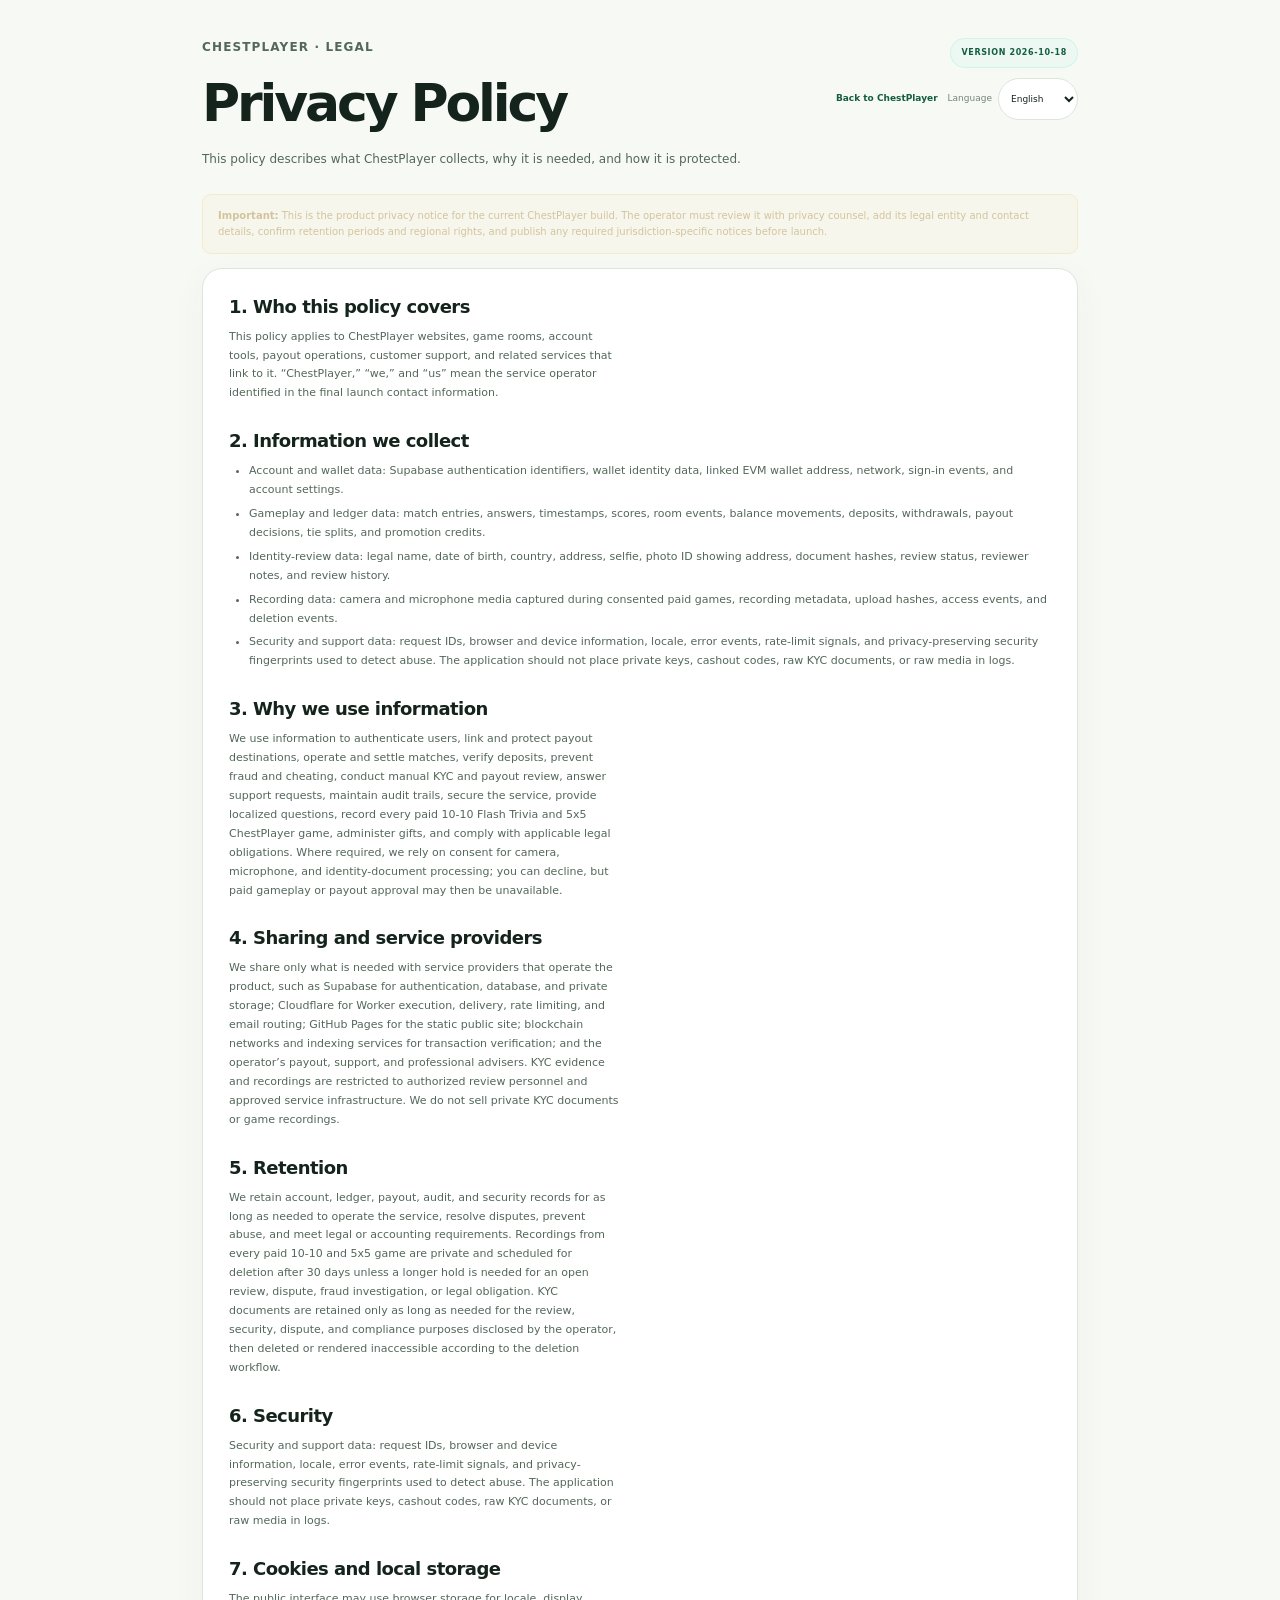
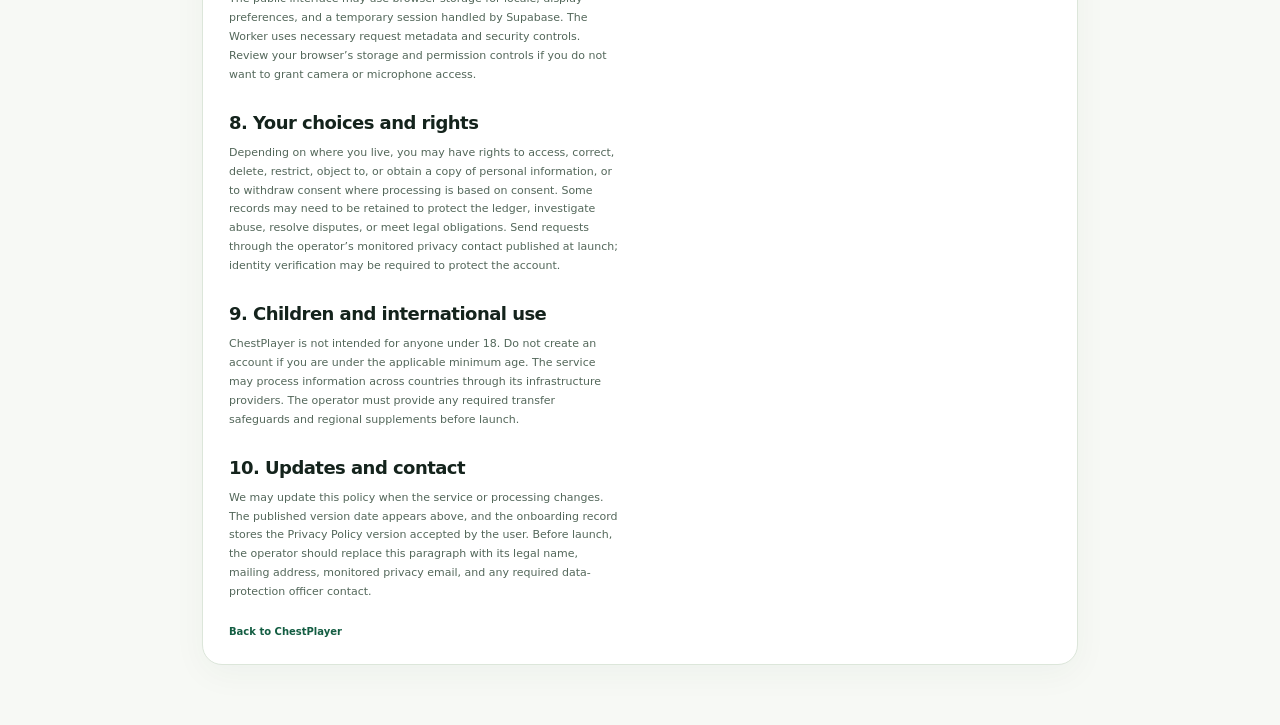
<file: privacy.html>
<!doctype html>
<html lang="en" data-i18n-title="meta.title.privacy">
  <head>
    <meta charset="utf-8" />
    <link rel="icon" type="image/svg+xml" href="brand/discobolus-unframed.svg" />
    <link rel="alternate icon" type="image/png" sizes="48x48" href="brand/favicon-unframed.png" />
    <link rel="apple-touch-icon" href="brand/apple-touch-unframed.png" />
    <meta name="viewport" content="width=device-width, initial-scale=1" />
    <meta name="policy-version" content="2026-10-18" />
    <meta name="description" content="ChestPlayer Privacy Policy" />
    <title>ChestPlayer · Privacy Policy</title>
    <link rel="stylesheet" href="styles.css" />
      <link rel="stylesheet" href="styles-modern.css" />
  </head>
  <body class="policy-page">
    <main class="policy-shell">
      <header class="policy-header">
        <div><p class="eyebrow" data-i18n="legal.eyebrow">CHESTPLAYER · LEGAL</p><h1 data-i18n="legal.privacyTitle">Privacy Policy</h1><p data-i18n="legal.privacyIntro">This policy describes what ChestPlayer collects, why it is needed, and how it is protected.</p></div>
        <div class="policy-header-actions"><span class="policy-version" data-i18n="legal.version">Version 2026-10-18</span><nav class="policy-nav" aria-label="Site navigation"><a href="index.html" data-i18n="site.backHome">Back to ChestPlayer</a><label><span data-i18n="language">Language</span><select id="localeSelect" aria-label="Language"><option value="en">English</option><option value="es">Español</option><option value="fr">Français</option><option value="it">Italiano</option><option value="el">Ελληνικά</option><option value="de">Deutsch</option><option value="cs">Čeština</option><option value="pl">Polski</option><option value="tr">Türkçe</option><option value="ru">Русский</option><option value="zh">中文</option><option value="ja">日本語</option><option value="ar">العربية</option></select></label></nav></div>
      </header>
      <div class="policy-notice"><strong data-i18n="legal.important">Important:</strong> <span data-i18n="legal.privacyNoticeCopy">This is the product privacy notice for the current ChestPlayer build. The operator must review it with privacy counsel, add its legal entity and contact details, confirm retention periods and regional rights, and publish any required jurisdiction-specific notices before launch.</span></div>
      <article class="panel policy-card">
        <h2 data-i18n="legal.privacySec1">1. Who this policy covers</h2>
        <p data-i18n="legal.privacyScope">This policy applies to ChestPlayer websites, game rooms, account tools, payout operations, customer support, and related services that link to it. “ChestPlayer,” “we,” and “us” mean the service operator identified in the final launch contact information.</p>

        <h2 data-i18n="legal.privacySec2">2. Information we collect</h2>
        <ul>
          <li data-i18n="legal.privacyAccount">Account and wallet data: Supabase authentication identifiers, wallet identity data, linked EVM wallet address, network, sign-in events, and account settings.</li>
          <li data-i18n="legal.privacyGameplay">Gameplay and ledger data: match entries, answers, timestamps, scores, room events, balance movements, deposits, withdrawals, payout decisions, tie splits, and promotion credits.</li>
          <li data-i18n="legal.privacyIdentity">Identity-review data: legal name, date of birth, country, address, selfie, photo ID showing address, document hashes, review status, reviewer notes, and review history.</li>
          <li data-i18n="legal.privacyRecording">Recording data: camera and microphone media captured during consented paid games, recording metadata, upload hashes, access events, and deletion events.</li>
          <li data-i18n="legal.privacySecurity">Security and support data: request IDs, browser and device information, locale, error events, rate-limit signals, and privacy-preserving security fingerprints used to detect abuse. The application should not place private keys, cashout codes, raw KYC documents, or raw media in logs.</li>
        </ul>

        <h2 data-i18n="legal.privacySec3">3. Why we use information</h2>
        <p data-i18n="legal.privacyUse">We use information to authenticate users, link and protect payout destinations, operate and settle matches, verify deposits, prevent fraud and cheating, conduct manual KYC and payout review, answer support requests, maintain audit trails, secure the service, provide localized questions, record every paid 10-10 Flash Trivia and 5x5 ChestPlayer game, administer gifts, and comply with applicable legal obligations. Where required, we rely on consent for camera, microphone, and identity-document processing; you can decline, but paid gameplay or payout approval may then be unavailable.</p>

        <h2 data-i18n="legal.privacySec4">4. Sharing and service providers</h2>
        <p data-i18n="legal.privacySharing">We share only what is needed with service providers that operate the product, such as Supabase for authentication, database, and private storage; Cloudflare for Worker execution, delivery, rate limiting, and email routing; GitHub Pages for the static public site; blockchain networks and indexing services for transaction verification; and the operator’s payout, support, and professional advisers. KYC evidence and recordings are restricted to authorized review personnel and approved service infrastructure. We do not sell private KYC documents or game recordings.</p>

        <h2 data-i18n="legal.privacySec5">5. Retention</h2>
        <p data-i18n="legal.privacyRetention">We retain account, ledger, payout, audit, and security records for as long as needed to operate the service, resolve disputes, prevent abuse, and meet legal or accounting requirements. Recordings from every paid 10-10 and 5x5 game are private and scheduled for deletion after 30 days unless a longer hold is needed for an open review, dispute, fraud investigation, or legal obligation. KYC documents are retained only as long as needed for the review, security, dispute, and compliance purposes disclosed by the operator, then deleted or rendered inaccessible according to the deletion workflow.</p>

        <h2 data-i18n="legal.privacySec6">6. Security</h2>
        <p data-i18n="legal.privacySecurity">ChestPlayer uses server-authoritative game state, row-level access controls, private storage, signed short-lived media URLs, service-side validation, hashed credential checks, immutable payout-wallet snapshots, idempotency controls, append-only review records, and audit logging. No online system is risk-free. Keep your wallet, cashout code, and security answer private and report suspicious signature requests immediately.</p>

        <h2 data-i18n="legal.privacySec7">7. Cookies and local storage</h2>
        <p data-i18n="legal.privacyCookies">The public interface may use browser storage for locale, display preferences, and a temporary session handled by Supabase. The Worker uses necessary request metadata and security controls. Review your browser’s storage and permission controls if you do not want to grant camera or microphone access.</p>

        <h2 data-i18n="legal.privacySec8">8. Your choices and rights</h2>
        <p data-i18n="legal.privacyRights">Depending on where you live, you may have rights to access, correct, delete, restrict, object to, or obtain a copy of personal information, or to withdraw consent where processing is based on consent. Some records may need to be retained to protect the ledger, investigate abuse, resolve disputes, or meet legal obligations. Send requests through the operator’s monitored privacy contact published at launch; identity verification may be required to protect the account.</p>

        <h2 data-i18n="legal.privacySec9">9. Children and international use</h2>
        <p data-i18n="legal.privacyChildren">ChestPlayer is not intended for anyone under 18. Do not create an account if you are under the applicable minimum age. The service may process information across countries through its infrastructure providers. The operator must provide any required transfer safeguards and regional supplements before launch.</p>

        <h2 data-i18n="legal.privacySec10">10. Updates and contact</h2>
        <p data-i18n="legal.privacyUpdates">We may update this policy when the service or processing changes. The published version date appears above, and the onboarding record stores the Privacy Policy version accepted by the user. Before launch, the operator should replace this paragraph with its legal name, mailing address, monitored privacy email, and any required data-protection officer contact.</p>
        <a class="policy-back" href="index.html" data-i18n="site.backHome">← Back to ChestPlayer</a>
      </article>
    </main>
    <script src="auth-config.js"></script>
    <script src="locale-generated.js"></script>
    <script src="locale-meta-content.js"></script>
    <script src="locale-privacy-content.js"></script>
    <script src="locale-legal-content.js"></script>
    <script src="locale-page-content.js"></script>
    <script src="locale-site-phrases.js"></script>
    <script src="locale-expansion.js"></script>
    <script src="match-rules-i18n.js"></script>
    <script src="operational-i18n.js"></script>
    <script src="i18n.js"></script>
  </body>
</html>
</file>
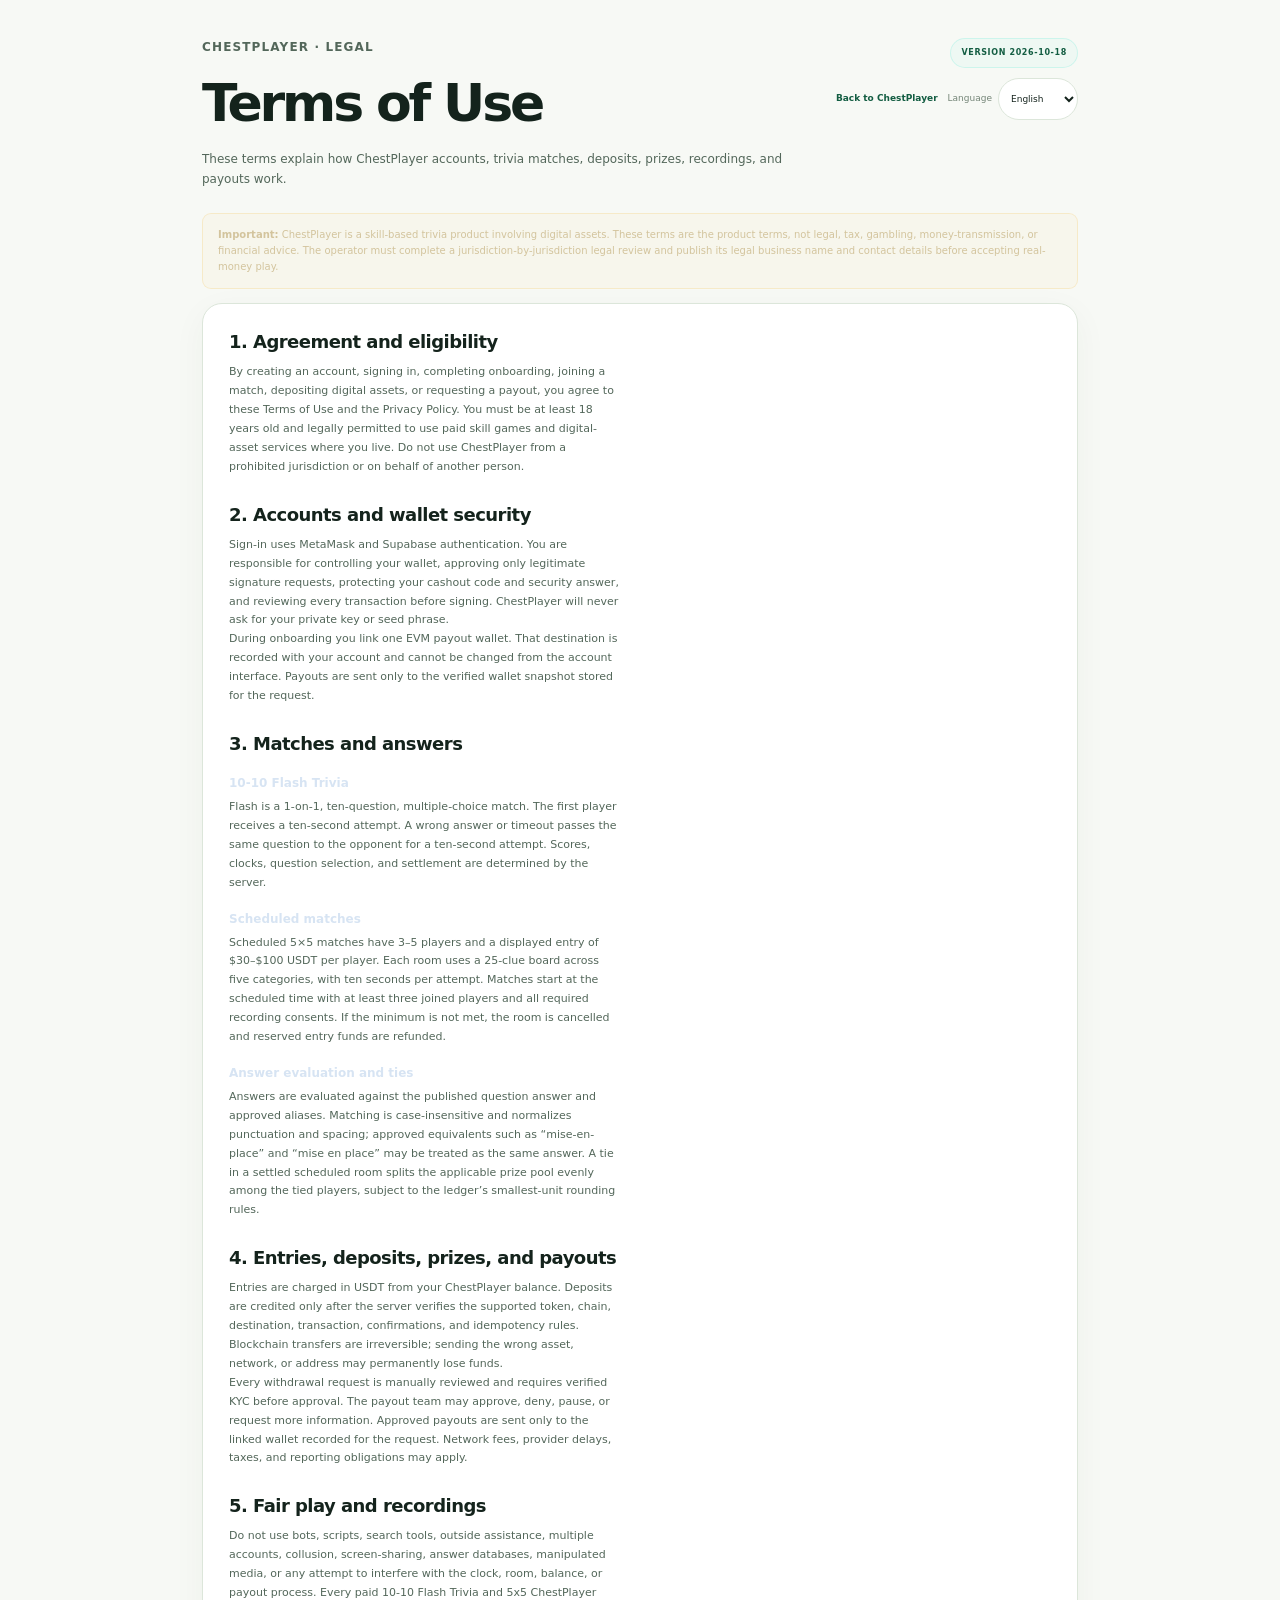
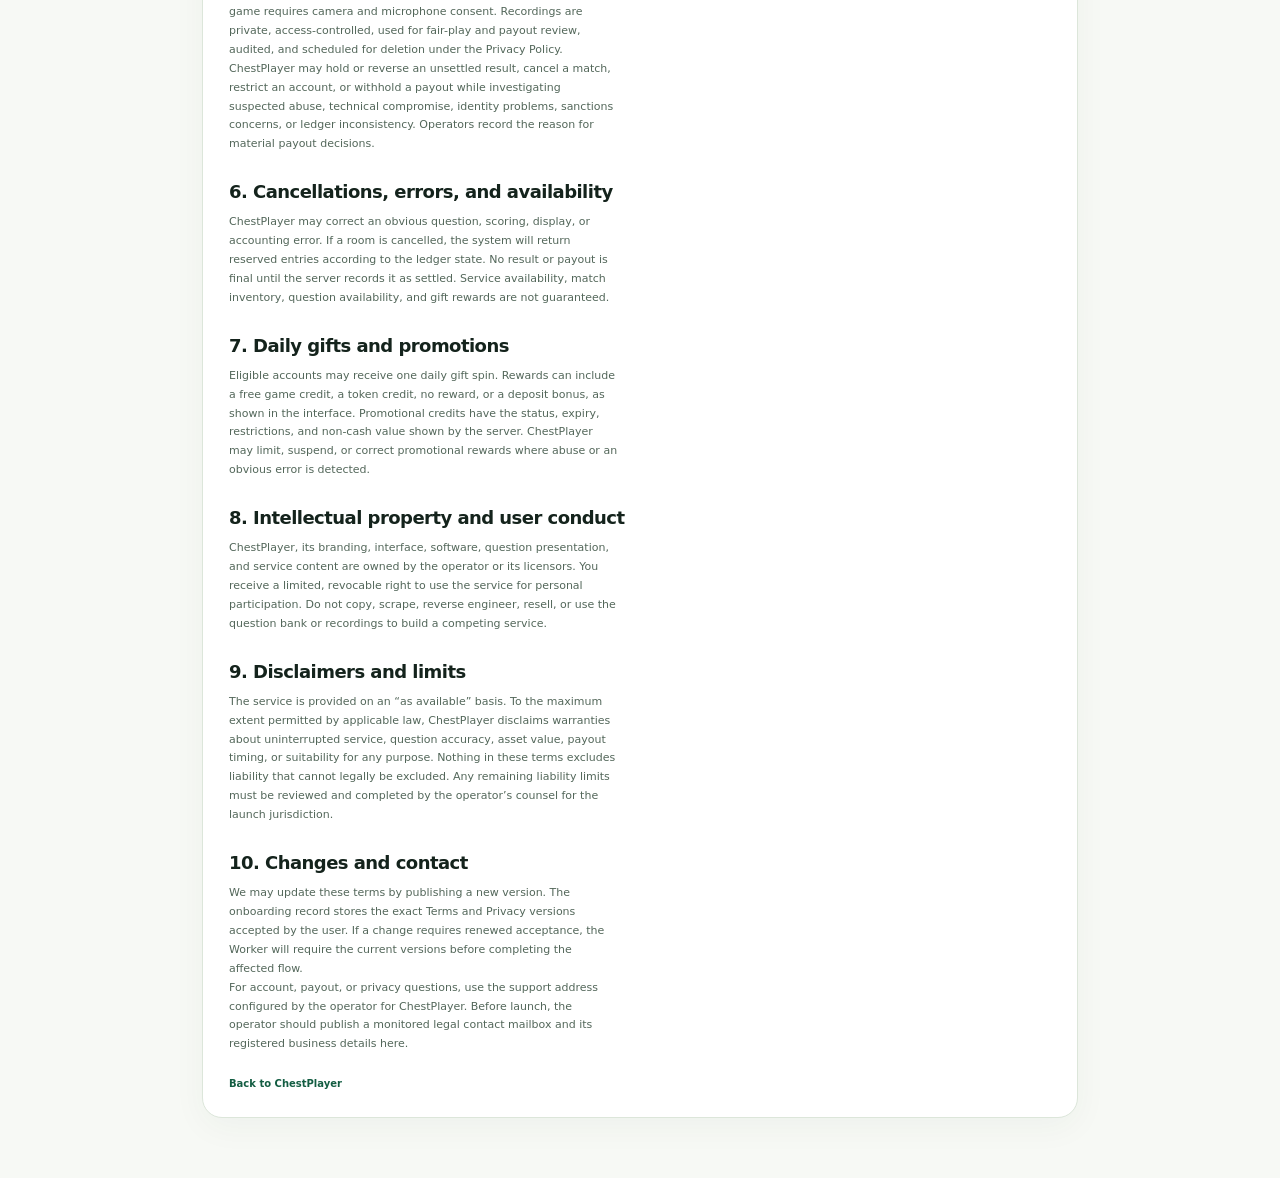
<file: terms.html>
<!doctype html>
<html lang="en" data-i18n-title="meta.title.terms">
  <head>
    <meta charset="utf-8" />
    <link rel="icon" type="image/svg+xml" href="brand/discobolus-unframed.svg" />
    <link rel="alternate icon" type="image/png" sizes="48x48" href="brand/favicon-unframed.png" />
    <link rel="apple-touch-icon" href="brand/apple-touch-unframed.png" />
    <meta name="viewport" content="width=device-width, initial-scale=1" />
    <meta name="policy-version" content="2026-10-18" />
    <meta name="description" content="ChestPlayer Terms of Use" />
    <title>ChestPlayer · Terms of Use</title>
    <link rel="stylesheet" href="styles.css" />
      <link rel="stylesheet" href="styles-modern.css" />
  </head>
  <body class="policy-page">
    <main class="policy-shell">
      <header class="policy-header">
        <div><p class="eyebrow" data-i18n="legal.eyebrow">CHESTPLAYER · LEGAL</p><h1 data-i18n="legal.termsTitle">Terms of Use</h1><p data-i18n="legal.termsIntro">These terms explain how ChestPlayer accounts, trivia matches, deposits, prizes, recordings, and payouts work.</p></div>
        <div class="policy-header-actions"><span class="policy-version" data-i18n="legal.version">Version 2026-10-18</span><nav class="policy-nav" aria-label="Site navigation"><a href="index.html" data-i18n="site.backHome">Back to ChestPlayer</a><label><span data-i18n="language">Language</span><select id="localeSelect" aria-label="Language"><option value="en">English</option><option value="es">Español</option><option value="fr">Français</option><option value="it">Italiano</option><option value="el">Ελληνικά</option><option value="de">Deutsch</option><option value="cs">Čeština</option><option value="pl">Polski</option><option value="tr">Türkçe</option><option value="ru">Русский</option><option value="zh">中文</option><option value="ja">日本語</option><option value="ar">العربية</option></select></label></nav></div>
      </header>
      <div class="policy-notice"><strong data-i18n="legal.important">Important:</strong> <span data-i18n="legal.termsNoticeCopy">ChestPlayer is a skill-based trivia product involving digital assets. These terms are the product terms, not legal, tax, gambling, money-transmission, or financial advice. The operator must complete a jurisdiction-by-jurisdiction legal review and publish its legal business name and contact details before accepting real-money play.</span></div>
      <article class="panel policy-card">
        <h2 data-i18n="legal.termsSec1">1. Agreement and eligibility</h2>
        <p data-i18n="legal.terms1Copy">By creating an account, signing in, completing onboarding, joining a match, depositing digital assets, or requesting a payout, you agree to these Terms of Use and the Privacy Policy. You must be at least 18 years old and legally permitted to use paid skill games and digital-asset services where you live. Do not use ChestPlayer from a prohibited jurisdiction or on behalf of another person.</p>

        <h2 data-i18n="legal.termsSec2">2. Accounts and wallet security</h2>
        <p data-i18n="legal.terms2aCopy">Sign-in uses MetaMask and Supabase authentication. You are responsible for controlling your wallet, approving only legitimate signature requests, protecting your cashout code and security answer, and reviewing every transaction before signing. ChestPlayer will never ask for your private key or seed phrase.</p>
        <p data-i18n="legal.terms2bCopy">During onboarding you link one EVM payout wallet. That destination is recorded with your account and cannot be changed from the account interface. Payouts are sent only to the verified wallet snapshot stored for the request.</p>

        <h2 data-i18n="legal.termsSec3">3. Matches and answers</h2>
        <h3 data-i18n="legal.flashHeading">10-10 Flash Trivia</h3>
        <p data-i18n="legal.terms3FlashCopy">Flash is a 1-on-1, ten-question, multiple-choice match. The first player receives a ten-second attempt. A wrong answer or timeout passes the same question to the opponent for a ten-second attempt. Scores, clocks, question selection, and settlement are determined by the server.</p>
        <h3 data-i18n="legal.scheduledHeading">Scheduled matches</h3>
        <p data-i18n="legal.terms3ScheduledCopy">Scheduled matches are called 5x5 ChestPlayer in the game interface. Each room has three to five players, a displayed $30–$100 USDT entry per player, and a 25-clue write-in board across five categories. Each attempt has a ten-second limit. The room starts at its scheduled time with at least three joined players and all required recording consents. If the minimum player count is not reached by the cutoff, it is cancelled and reserved entries are refunded once.</p>
        <h3 data-i18n="legal.answerHeading">Answer evaluation and ties</h3>
        <p data-i18n="legal.terms3AnswersCopy">Answers are evaluated against the published question answer and approved aliases. Matching is case-insensitive and normalizes punctuation and spacing; approved equivalents such as “mise-en-place” and “mise en place” may be treated as the same answer. A tie in a settled scheduled room splits the applicable prize pool evenly among the tied players, subject to the ledger’s smallest-unit rounding rules.</p>

        <h2 data-i18n="legal.termsSec4">4. Entries, deposits, prizes, and payouts</h2>
        <p data-i18n="legal.terms4aCopy">Entries are charged in USDT from your ChestPlayer balance. Deposits are credited only after the server verifies the supported token, chain, destination, transaction, confirmations, and idempotency rules. Blockchain transfers are irreversible; sending the wrong asset, network, or address may permanently lose funds.</p>
        <p data-i18n="legal.terms4bCopy">Every withdrawal request is manually reviewed and requires verified KYC before approval. The payout team may approve, deny, pause, or request more information. Approved payouts are sent only to the linked wallet recorded for the request. Network fees, provider delays, taxes, and reporting obligations may apply.</p>

        <h2 data-i18n="legal.termsSec5">5. Fair play and recordings</h2>
        <p data-i18n="legal.terms5aCopy">Do not use bots, scripts, search tools, outside assistance, multiple accounts, collusion, screen-sharing, answer databases, manipulated media, or any attempt to interfere with the clock, room, balance, or payout process. Every paid 10-10 Flash Trivia and 5x5 ChestPlayer game requires camera and microphone consent. Recordings are private, access-controlled, used for fair-play and payout review, audited, and scheduled for deletion under the Privacy Policy.</p>
        <p data-i18n="legal.terms5bCopy">ChestPlayer may hold or reverse an unsettled result, cancel a match, restrict an account, or withhold a payout while investigating suspected abuse, technical compromise, identity problems, sanctions concerns, or ledger inconsistency. Operators record the reason for material payout decisions.</p>

        <h2 data-i18n="legal.termsSec6">6. Cancellations, errors, and availability</h2>
        <p data-i18n="legal.terms6Copy">ChestPlayer may correct an obvious question, scoring, display, or accounting error. If a room is cancelled, the system will return reserved entries according to the ledger state. No result or payout is final until the server records it as settled. Service availability, match inventory, question availability, and gift rewards are not guaranteed.</p>

        <h2 data-i18n="legal.termsSec7">7. Daily gifts and promotions</h2>
        <p data-i18n="legal.terms7Copy">Eligible accounts may receive one daily gift spin. Rewards can include a free game credit, a token credit, no reward, or a deposit bonus, as shown in the interface. Promotional credits have the status, expiry, restrictions, and non-cash value shown by the server. ChestPlayer may limit, suspend, or correct promotional rewards where abuse or an obvious error is detected.</p>

        <h2 data-i18n="legal.termsSec8">8. Intellectual property and user conduct</h2>
        <p data-i18n="legal.terms8Copy">ChestPlayer, its branding, interface, software, question presentation, and service content are owned by the operator or its licensors. You receive a limited, revocable right to use the service for personal participation. Do not copy, scrape, reverse engineer, resell, or use the question bank or recordings to build a competing service.</p>

        <h2 data-i18n="legal.termsSec9">9. Disclaimers and limits</h2>
        <p data-i18n="legal.terms9Copy">The service is provided on an “as available” basis. To the maximum extent permitted by applicable law, ChestPlayer disclaims warranties about uninterrupted service, question accuracy, asset value, payout timing, or suitability for any purpose. Nothing in these terms excludes liability that cannot legally be excluded. Any remaining liability limits must be reviewed and completed by the operator’s counsel for the launch jurisdiction.</p>

        <h2 data-i18n="legal.termsSec10">10. Changes and contact</h2>
        <p data-i18n="legal.terms10aCopy">We may update these terms by publishing a new version. The onboarding record stores the exact Terms and Privacy versions accepted by the user. If a change requires renewed acceptance, the Worker will require the current versions before completing the affected flow.</p>
        <p data-i18n="legal.terms10bCopy">For account, payout, or privacy questions, use the support address configured by the operator for ChestPlayer. Before launch, the operator should publish a monitored legal contact mailbox and its registered business details here.</p>
        <a class="policy-back" href="index.html" data-i18n="site.backHome">← Back to ChestPlayer</a>
      </article>
    </main>
    <script src="auth-config.js"></script>
    <script src="locale-generated.js"></script>
    <script src="locale-meta-content.js"></script>
    <script src="locale-privacy-content.js"></script>
    <script src="locale-legal-content.js"></script>
    <script src="locale-page-content.js"></script>
    <script src="locale-site-phrases.js"></script>
    <script src="locale-expansion.js"></script>
    <script src="match-rules-i18n.js"></script>
    <script src="operational-i18n.js"></script>
    <script src="i18n.js"></script>
  </body>
</html>
</file>
<file: styles.css>
:root {
  --bg: #070b16;
  --bg-deep: #050812;
  --panel: rgba(14, 21, 39, .84);
  --panel-solid: #10172a;
  --panel-soft: rgba(22, 32, 57, .72);
  --line: rgba(160, 179, 221, .15);
  --line-strong: rgba(160, 179, 221, .25);
  --text: #eff4ff;
  --muted: #8c9ab6;
  --faint: #5c6b87;
  --teal: #65e6d2;
  --teal-deep: #1db9aa;
  --gold: #f4c96e;
  --purple: #c09aff;
  --purple-deep: #8c66ee;
  --orange: #ffab75;
  --danger: #ff8a97;
  --shadow: 0 24px 80px rgba(0, 0, 0, .28);
  color-scheme: dark;
  font-family: Inter, ui-sans-serif, system-ui, -apple-system, BlinkMacSystemFont, "Segoe UI", sans-serif;
}

* { box-sizing: border-box; }
html { scroll-behavior: smooth; }
body { min-width: 320px; margin: 0; color: var(--text); background: var(--bg); font-size: 14px; line-height: 1.5; }
button, input { font: inherit; }
button { border: 0; cursor: pointer; }
button:focus-visible, input:focus-visible { outline: 2px solid var(--teal); outline-offset: 3px; }
.ambient { position: fixed; z-index: -1; pointer-events: none; border-radius: 999px; filter: blur(95px); opacity: .2; }
.ambient-a { top: -190px; right: 8%; width: 470px; height: 470px; background: #304fbb; }
.ambient-b { bottom: -240px; left: 22%; width: 420px; height: 420px; background: #0bc2af; opacity: .1; }
.ambient-c { top: 40%; left: 36%; width: 240px; height: 240px; background: #7024ae; opacity: .08; }

.app-shell { display: flex; min-height: 100vh; }
.sidebar { width: 256px; flex: 0 0 256px; display: flex; flex-direction: column; padding: 30px 18px 20px; border-right: 1px solid var(--line); background: rgba(5, 10, 21, .8); }
.brand-lockup { display: flex; gap: 11px; align-items: center; padding: 0 12px 27px; }
.brand-lockup h1 { margin: 1px 0 0; font-size: 18px; letter-spacing: .14em; font-weight: 850; }
.brand-lockup h1 span { color: var(--teal); }
.eyebrow { margin: 0; color: #6f819e; font-size: 9px; font-weight: 850; letter-spacing: .15em; line-height: 1.3; }
.brand-lockup .eyebrow { color: #788ba8; font-size: 8px; }
.brand-mark { position: relative; display: flex; gap: 3px; align-items: end; width: 25px; height: 27px; padding: 4px; border: 1px solid rgba(101, 230, 210, .35); border-radius: 8px; background: rgba(101, 230, 210, .07); }
.brand-mark span { display: block; width: 4px; border-radius: 3px; background: var(--teal); }
.brand-mark span:nth-child(1) { height: 8px; opacity: .55; }.brand-mark span:nth-child(2) { height: 14px; opacity: .8; }.brand-mark span:nth-child(3) { height: 19px; }
.zeus-bolt { position: absolute; top: -10px; right: -8px; color: var(--gold); font-family: Georgia, serif; font-size: 18px; line-height: 1; text-shadow: 0 0 12px rgba(244, 201, 110, .8); transform: rotate(12deg); }
.demo-badge { display: inline-flex; gap: 7px; align-items: center; width: max-content; margin: 0 9px 27px; padding: 6px 8px; border: 1px solid rgba(244, 201, 110, .22); border-radius: 5px; color: var(--gold); background: rgba(244, 201, 110, .07); font-size: 9px; font-weight: 850; letter-spacing: .04em; }
.pulse-dot, .status-dot, .live-indicator > span { display: inline-block; width: 6px; height: 6px; border-radius: 50%; background: var(--teal); box-shadow: 0 0 0 4px rgba(101, 230, 210, .09); }
.pulse-dot { animation: pulse 2s ease-in-out infinite; }
@keyframes pulse { 50% { box-shadow: 0 0 0 6px rgba(101, 230, 210, 0); } }
.nav-stack { display: grid; gap: 3px; }
.nav-item { display: flex; gap: 11px; align-items: center; width: 100%; padding: 11px 12px; border: 1px solid transparent; border-radius: 7px; color: #8494af; background: transparent; text-align: left; font-size: 11px; font-weight: 720; transition: .2s ease; }
.nav-item:hover { color: var(--text); background: rgba(255, 255, 255, .035); }.nav-item.active { color: var(--teal); border-color: rgba(101, 230, 210, .14); background: linear-gradient(90deg, rgba(101, 230, 210, .12), rgba(101, 230, 210, .025)); }
.nav-icon { width: 17px; color: #667894; font-size: 16px; text-align: center; }.nav-item.active .nav-icon { color: var(--teal); }.nav-count { margin-left: auto; padding: 2px 5px; border-radius: 4px; color: var(--purple); background: rgba(192, 154, 255, .12); font-size: 8px; }
.sidebar-bottom { margin-top: auto; }
.system-card { margin: 0 3px 17px; padding: 13px 12px; border: 1px solid var(--line); border-radius: 8px; background: rgba(18, 30, 52, .55); }.system-card-head { display: flex; gap: 8px; align-items: center; color: #c3d5dd; font-size: 10px; font-weight: 800; }.system-card-head .status-dot { width: 5px; height: 5px; }.system-row { display: flex; justify-content: space-between; margin-top: 15px; color: #72839e; font-size: 9px; }.system-row strong { color: var(--teal); }.meter { height: 3px; margin: 6px 0 10px; overflow: hidden; border-radius: 4px; background: rgba(136, 155, 189, .16); }.meter span { display: block; height: 100%; border-radius: inherit; background: var(--teal); }.system-card p { margin: 0; color: var(--faint); font-size: 8px; line-height: 1.4; }
.user-chip { display: flex; gap: 9px; align-items: center; padding: 0 7px; }.user-chip > div:nth-child(2) { min-width: 0; }.user-chip strong, .user-chip span { display: block; white-space: nowrap; overflow: hidden; text-overflow: ellipsis; }.user-chip strong { color: #c2cfdf; font-size: 10px; }.user-chip span { margin-top: 2px; color: #677894; font-family: ui-monospace, monospace; font-size: 8px; }.user-chip .icon-button { margin-left: auto; }
.avatar { display: grid; place-items: center; width: 31px; height: 31px; flex: 0 0 31px; border-radius: 50%; color: #111c2e; background: var(--teal); font-size: 10px; font-weight: 950; }.avatar-button { color: #111c2e; background: var(--teal); }.icon-button { padding: 2px; color: #7888a1; background: transparent; font-size: 17px; }

.main-content { width: 100%; max-width: 1520px; min-width: 0; margin: 0 auto; padding: 31px 46px 55px; }
.topbar { display: flex; justify-content: space-between; gap: 25px; align-items: center; margin-bottom: 21px; }.topbar h2 { margin: 3px 0 0; font-size: 24px; letter-spacing: -.045em; line-height: 1.1; }.topbar-actions { display: flex; gap: 10px; align-items: center; }.network-chip { display: inline-flex; gap: 7px; align-items: center; padding: 8px 10px; border: 1px solid rgba(101, 230, 210, .18); border-radius: 6px; color: #99b8ba; background: rgba(101, 230, 210, .045); font-size: 9px; font-weight: 800; }.chain-dot { display: inline-block; width: 7px; height: 7px; border-radius: 50%; background: #6d88ff; box-shadow: 0 0 0 4px rgba(109, 136, 255, .11); }.outline-button, .filter-button { padding: 8px 10px; border: 1px solid var(--line-strong); border-radius: 6px; color: #a1b0c6; background: transparent; font-size: 9px; font-weight: 800; }.outline-button:hover, .filter-button:hover { border-color: rgba(101, 230, 210, .4); color: var(--teal); }
.preview-banner { display: flex; gap: 8px; align-items: center; margin-bottom: 18px; padding: 9px 12px; border: 1px solid rgba(244, 201, 110, .17); border-radius: 7px; color: #9f9a77; background: rgba(244, 201, 110, .045); font-size: 10px; }.preview-banner strong { color: var(--gold); }.preview-lock { color: var(--gold); font-size: 14px; }
.view { display: none; animation: rise .25s ease both; }.view.active { display: block; }@keyframes rise { from { opacity: 0; transform: translateY(5px); } to { opacity: 1; transform: none; } }

.hero-panel { position: relative; display: flex; min-height: 302px; overflow: hidden; padding: 42px 44px; border: 1px solid rgba(101, 230, 210, .18); border-radius: 14px; background: radial-gradient(circle at 78% 45%, rgba(58, 101, 169, .27), transparent 30%), linear-gradient(120deg, rgba(17, 38, 62, .94), rgba(18, 20, 51, .78) 70%, rgba(35, 25, 68, .7)); box-shadow: var(--shadow); }.hero-panel::after { position: absolute; right: -90px; bottom: -130px; width: 390px; height: 240px; border-radius: 50%; background: rgba(101, 230, 210, .04); content: ""; filter: blur(2px); }.hero-copy { position: relative; z-index: 2; max-width: 560px; }.kicker { display: flex; gap: 7px; align-items: center; color: var(--teal); font-size: 9px; font-weight: 900; letter-spacing: .13em; }.spark { color: var(--gold); font-size: 15px; }.hero-copy h3 { margin: 16px 0 11px; font-size: clamp(39px, 5vw, 58px); font-weight: 780; letter-spacing: -.075em; line-height: .94; }.hero-copy h3 em { color: var(--teal); font-style: normal; }.hero-copy > p { max-width: 500px; margin: 0; color: #a6b6ca; font-size: 12px; line-height: 1.7; }.hero-actions { display: flex; gap: 18px; align-items: center; margin-top: 24px; }.primary-button { display: inline-flex; gap: 10px; align-items: center; justify-content: center; padding: 11px 14px; border-radius: 7px; color: #07131d; background: var(--teal); font-size: 10px; font-weight: 950; box-shadow: 0 8px 22px rgba(101, 230, 210, .11); transition: .2s ease; }.primary-button:hover { background: #83f0df; transform: translateY(-1px); }.text-button { padding: 7px 0; color: #a9b8ce; background: transparent; font-size: 10px; font-weight: 850; }.text-button:hover { color: var(--teal); }.hero-micro { display: flex; flex-wrap: wrap; gap: 14px; margin-top: 28px; color: #758ba4; font-size: 9px; }.hero-micro span { display: inline-flex; gap: 6px; align-items: center; }.hero-micro .mini-dot { margin: 0; }
.daily-gift { display: grid; grid-template-columns: 260px minmax(0, 1fr) minmax(220px, 250px); gap: 26px; align-items: center; margin: 12px 0 30px; padding: 26px 28px; overflow: hidden; border-color: rgba(244, 201, 110, .3); background: radial-gradient(circle at 12% 50%, rgba(244, 201, 110, .16), transparent 25%), linear-gradient(120deg, rgba(45, 34, 30, .86), rgba(17, 25, 45, .82)); }
.daily-wheel-wrap { position: relative; display: grid; place-items: center; width: 260px; height: 260px; margin-inline: auto; isolation: isolate; }
.daily-wheel { position: relative; width: 224px; height: 224px; overflow: visible; border: 6px solid rgba(244, 201, 110, .86); border-radius: 50%; background: conic-gradient(#667cff 0 72deg, #d2a15c 72deg 144deg, #229edc 144deg 216deg, #c44b3d 216deg 288deg, #37a86c 288deg 360deg); box-shadow: 0 0 0 9px rgba(244, 201, 110, .07), inset 0 0 0 2px rgba(10, 14, 32, .24), 0 0 48px rgba(244, 201, 110, .28); transform: rotate(0deg); transition: none; will-change: transform, filter; }
.daily-wheel::before { position: absolute; inset: 0; border-radius: 50%; background: repeating-conic-gradient(from -1deg, rgba(255, 255, 255, .55) 0deg 1.5deg, transparent 1.5deg 72deg); content: ""; mix-blend-mode: screen; pointer-events: none; }
.daily-wheel::after { position: absolute; inset: 13px; border: 1px solid rgba(255, 255, 255, .28); border-radius: 50%; content: ""; pointer-events: none; }
.daily-wheel-pointer { position: absolute; z-index: 8; top: 1px; color: var(--gold); font-size: 27px; line-height: 1; text-shadow: 0 0 16px rgba(244, 201, 110, .8); filter: drop-shadow(0 2px 2px rgba(4, 8, 22, .6)); }
.wheel-god { position: absolute; z-index: 2; top: 50%; left: 50%; display: grid; place-items: center; width: 76px; height: 62px; margin: -31px -38px; box-sizing: border-box; padding: 5px 3px; border: 1px solid rgba(255, 255, 255, .24); border-radius: 11px; color: #fff9e8; background: rgba(10, 14, 32, .3); font-family: Georgia, serif; font-size: 22px; font-weight: 900; line-height: .9; text-align: center; text-shadow: 0 2px 5px rgba(0, 0, 0, .42); pointer-events: none; }
.wheel-god small { display: block; margin-top: 5px; font-family: Inter, system-ui, sans-serif; font-size: 6px; font-weight: 950; letter-spacing: .08em; }
/* Segment centers are 36°, 108°, 180°, 252°, and 324° from the pointer. */
.wheel-zeus { transform: rotate(36deg) translateY(-78px) rotate(-36deg); }.wheel-athena { transform: rotate(108deg) translateY(-78px) rotate(-108deg); }.wheel-poseidon { transform: rotate(180deg) translateY(-78px) rotate(-180deg); }.wheel-ares { transform: rotate(252deg) translateY(-78px) rotate(-252deg); }.wheel-hermes { transform: rotate(324deg) translateY(-78px) rotate(-324deg); }
.daily-wheel-core { position: absolute; z-index: 3; top: 50%; left: 50%; display: grid; place-items: center; width: 47px; height: 47px; border: 2px solid rgba(255, 255, 255, .52); border-radius: 50%; color: #fff4c2; background: #17182d; font-family: Georgia, serif; font-size: 25px; transform: translate(-50%, -50%); box-shadow: 0 0 20px rgba(4, 8, 22, .5); }
.daily-blessing { display: flex; gap: 8px; align-items: center; margin-top: 13px; color: #c8b98e; font-size: 9px; font-weight: 800; }
.daily-god-animation { position: static; z-index: auto; display: grid; place-items: center; width: 30px; height: 30px; flex: 0 0 30px; pointer-events: none; color: var(--gold); font-family: Georgia, serif; font-size: 23px; opacity: .9; transform: none; }
.daily-wheel.spinning { animation: wheelGlow .6s ease-in-out infinite alternate; }
.daily-gift.god-zeus { border-color: rgba(122, 151, 255, .52); }.daily-gift.god-athena { border-color: rgba(244, 201, 110, .55); }.daily-gift.god-poseidon { border-color: rgba(34, 158, 220, .5); }.daily-gift.god-ares { border-color: rgba(196, 75, 61, .52); }.daily-gift.god-hermes { border-color: rgba(55, 168, 108, .5); }
.daily-gift.god-zeus .daily-god-animation { color: #d8ddff; animation: giftZeus .9s steps(2, end) 3; }.daily-gift.god-athena .daily-god-animation { color: #ffe9a6; animation: giftAthena .9s ease-out 3; }.daily-gift.god-poseidon .daily-god-animation { color: #8de8ff; animation: giftPoseidon .9s ease-in-out 3; }.daily-gift.god-ares .daily-god-animation { color: #ff9a70; animation: giftAres .65s ease-in-out 4; }.daily-gift.god-hermes .daily-god-animation { color: #9affc1; animation: giftHermes .55s ease-in-out 5; }
@keyframes wheelGlow { to { filter: brightness(1.2) saturate(1.2); } } @keyframes giftZeus { 0%,100% { opacity: .2; transform: scale(.75); } 25%,35% { opacity: 1; transform: scale(1.14) translate(8px, -3px); } 55% { opacity: .1; transform: scale(1.24) translate(-8px, 3px); } } @keyframes giftAthena { 0%,100% { opacity: .3; transform: translateY(7px) scale(.82); } 50% { opacity: 1; transform: translateY(-10px) scale(1.08); } } @keyframes giftPoseidon { 0%,100% { opacity: .35; transform: translateY(5px) scale(.9) rotate(-3deg); } 50% { opacity: 1; transform: translateY(-9px) scale(1.13) rotate(3deg); } } @keyframes giftAres { 0%,100% { opacity: .25; transform: translateY(4px) scale(.9); } 50% { opacity: 1; transform: translateY(-5px) scale(1.2); } } @keyframes giftHermes { 0%,100% { opacity: .25; transform: translateX(-12px) scale(.8); } 50% { opacity: 1; transform: translateX(12px) scale(1.08); } }
.gift-ray { color: var(--gold); font-family: Georgia, serif; font-size: 44px; line-height: 1; text-shadow: 0 0 18px rgba(244, 201, 110, .58); transform: rotate(12deg); }
.gift-orbit { position: absolute; color: var(--purple); font-size: 12px; }.orbit-a { top: 8px; right: 11px; }.orbit-b { bottom: 10px; left: 10px; color: var(--teal); }
.daily-gift-copy h3 { margin: 4px 0 4px; font-size: 20px; letter-spacing: -.045em; }.daily-gift-copy p:not(.eyebrow) { max-width: 660px; margin: 0; color: var(--muted); font-size: 10px; line-height: 1.55; }
.daily-god-row { display: flex; flex-wrap: wrap; gap: 6px; margin-top: 12px; }.daily-god-row span { padding: 4px 7px; border: 1px solid rgba(244, 201, 110, .17); border-radius: 999px; color: #9f947b; background: rgba(244, 201, 110, .045); font-size: 8px; font-weight: 800; transition: .25s ease; }.daily-god-row span.active { color: #171222; border-color: var(--gold); background: var(--gold); box-shadow: 0 0 16px rgba(244, 201, 110, .26); transform: translateY(-2px); }
.daily-gift-action { display: grid; gap: 10px; min-width: 190px; }.gift-result { padding: 10px 12px; border: 1px solid rgba(244, 201, 110, .18); border-radius: 7px; background: rgba(5, 12, 25, .35); }.gift-result-label, .gift-result strong, .gift-result small { display: block; }.gift-result-label { color: #8c826d; font-size: 7px; font-weight: 900; letter-spacing: .12em; }.gift-result strong { margin-top: 3px; color: var(--gold); font-size: 13px; }.gift-result small { margin-top: 2px; color: var(--muted); font-size: 8px; }.gift-spin-button { width: 100%; }.gift-spin-button[disabled] { cursor: wait; opacity: .65; transform: none; }
.hero-orbit { position: absolute; top: 50%; right: 5%; width: 305px; height: 305px; transform: translateY(-50%); }.orbit-ring { position: absolute; inset: 20px; border: 1px solid rgba(101, 230, 210, .25); border-radius: 50%; transform: rotate(25deg) skew(-5deg); }.ring-two { inset: 49px -9px; border-color: rgba(192, 154, 255, .35); transform: rotate(-44deg) skew(5deg); }.ring-three { inset: 2px 54px; border-color: rgba(244, 201, 110, .17); transform: rotate(70deg); }.orbit-core { position: absolute; top: 50%; left: 50%; display: grid; place-items: center; width: 100px; height: 100px; border: 1px solid rgba(101, 230, 210, .55); border-radius: 50%; background: rgba(9, 21, 39, .8); transform: translate(-50%, -50%); box-shadow: 0 0 0 13px rgba(101, 230, 210, .035), 0 0 55px rgba(101, 230, 210, .14); }.orbit-core span { color: var(--teal); font-family: Georgia, serif; font-size: 37px; font-weight: 800; line-height: 1; }.orbit-core small { margin-top: -17px; color: #7f9caa; font-size: 7px; font-weight: 900; letter-spacing: .15em; }.orbit-label { position: absolute; color: #768aa6; font-size: 7px; letter-spacing: .08em; line-height: 1.25; }.orbit-label strong { color: var(--text); font-size: 9px; letter-spacing: .1em; }.label-one { top: 45px; left: 11px; }.label-two { top: 34px; right: 1px; text-align: right; }.label-three { bottom: 34px; left: 62px; }

.stats-grid { display: grid; grid-template-columns: repeat(4, 1fr); gap: 11px; margin: 12px 0 30px; }.stat-card { min-height: 96px; padding: 17px 18px; border: 1px solid var(--line); border-radius: 10px; background: rgba(13, 22, 41, .72); }.stat-label { display: block; color: #6e809d; font-size: 8px; font-weight: 900; letter-spacing: .11em; }.stat-card strong { display: block; margin: 6px 0 5px; font-size: 26px; letter-spacing: -.06em; }.stat-card strong small { color: var(--faint); font-size: 11px; letter-spacing: 0; }.stat-card > small:not(.positive) { color: #8494ae; font-size: 9px; }.stat-card .positive { color: var(--teal); font-size: 9px; }.accent-stat { border-color: rgba(192, 154, 255, .23); background: linear-gradient(140deg, rgba(45, 35, 75, .5), rgba(15, 22, 41, .7)); }.accent-stat strong { color: var(--purple); }
.section-heading, .panel-heading, .view-heading { display: flex; justify-content: space-between; gap: 15px; align-items: center; }.section-heading { margin-bottom: 13px; }.section-heading h3, .panel-heading h3 { margin: 4px 0 0; font-size: 18px; letter-spacing: -.04em; }.section-actions { display: flex; gap: 12px; align-items: center; }.live-indicator { display: inline-flex; gap: 7px; align-items: center; color: #92a5b8; font-size: 9px; font-weight: 750; }.live-indicator > span { width: 5px; height: 5px; }
.format-grid { display: grid; grid-template-columns: 1fr 1fr; gap: 12px; }.format-card { padding: 21px; border: 1px solid var(--line); border-radius: 12px; background: linear-gradient(145deg, rgba(17, 31, 54, .88), rgba(10, 20, 37, .76)); }.flash-format { border-color: rgba(101, 230, 210, .2); }.box-format { border-color: rgba(192, 154, 255, .24); background: linear-gradient(145deg, rgba(35, 28, 65, .77), rgba(12, 20, 39, .82)); }.format-topline { display: flex; justify-content: space-between; align-items: center; }.category-pill { display: inline-block; padding: 4px 7px; border-radius: 5px; font-size: 8px; font-weight: 900; letter-spacing: .1em; }.teal-pill { color: var(--teal); background: rgba(101, 230, 210, .1); }.purple-pill { color: var(--purple); background: rgba(192, 154, 255, .11); }.format-symbol { color: var(--teal); font-size: 25px; line-height: 1; }.box-format .format-symbol { color: var(--purple); }.format-card h4 { margin: 20px 0 5px; font-size: 21px; letter-spacing: -.055em; }.format-card > p { min-height: 40px; margin: 0; color: var(--muted); font-size: 11px; line-height: 1.55; }.rule-row { display: flex; gap: 20px; margin: 19px 0; padding: 12px 0; border-top: 1px solid var(--line); border-bottom: 1px solid var(--line); color: #8294ae; font-size: 9px; }.rule-row b { color: var(--text); font-size: 12px; }.format-footer { display: flex; justify-content: space-between; align-items: end; }.format-footer small { display: block; color: var(--faint); font-size: 8px; font-weight: 850; letter-spacing: .1em; }.format-footer strong { display: block; margin-top: 3px; font-size: 16px; }.small-primary, .small-purple, .small-outline { display: inline-flex; gap: 7px; align-items: center; justify-content: center; padding: 8px 10px; border-radius: 6px; font-size: 9px; font-weight: 900; }.small-primary { color: #07131d; background: var(--teal); }.small-primary:hover { background: #83f0df; }.small-purple { color: #0e0c19; background: var(--purple); }.small-purple:hover { background: #d2baff; }.small-outline { color: #a8b8cc; border: 1px solid var(--line-strong); background: transparent; }.small-outline:hover { color: var(--teal); border-color: rgba(101, 230, 210, .35); }.large-action { padding: 10px 13px; }
.lower-grid { display: grid; grid-template-columns: 1.2fr .8fr; gap: 12px; margin-top: 12px; }.panel { border: 1px solid var(--line); border-radius: 12px; background: rgba(13, 22, 41, .72); }.schedule-panel, .integrity-panel, .payout-history, .ops-table-panel { padding: 20px; }.schedule-panel .panel-heading, .integrity-panel .panel-heading { margin-bottom: 15px; }.schedule-row { display: grid; grid-template-columns: 73px 1fr 60px 56px; gap: 12px; align-items: center; padding: 13px 0; border-top: 1px solid var(--line); }.featured-schedule { padding-top: 3px; border-top: 0; }.schedule-time strong { display: block; font-size: 15px; }.schedule-time span, .schedule-info span { display: block; color: var(--muted); font-size: 9px; }.schedule-info strong { display: block; font-size: 11px; }.schedule-entry { text-align: right; }.schedule-entry span { display: block; color: #70839e; font-size: 8px; font-weight: 800; letter-spacing: .1em; }.schedule-entry strong { display: block; margin-top: 3px; font-size: 13px; }.panel-footnote { display: flex; gap: 7px; align-items: center; margin-top: 10px; padding-top: 12px; border-top: 1px solid var(--line); color: #7489a4; font-size: 9px; }.panel-footnote .status-dot { width: 5px; height: 5px; }.secure-badge, .review-badge, .preview-label, .wallet-lock { display: inline-flex; align-items: center; width: max-content; padding: 5px 7px; border-radius: 5px; color: var(--teal); background: rgba(101, 230, 210, .08); font-size: 8px; font-weight: 900; letter-spacing: .1em; }.purple-badge { color: var(--purple); background: rgba(192, 154, 255, .1); }.preview-label { color: #9b8e6e; background: rgba(244, 201, 110, .07); }.wallet-lock { margin-top: 8px; color: #a9b5cf; border: 1px solid var(--line); background: transparent; }.integrity-score { display: flex; gap: 14px; align-items: center; padding: 8px 0 17px; }.score-ring { display: grid; place-items: center; width: 68px; height: 68px; border: 5px solid rgba(101, 230, 210, .72); border-left-color: rgba(101, 230, 210, .16); border-radius: 50%; transform: rotate(-34deg); }.score-ring strong, .score-ring span { transform: rotate(34deg); }.score-ring strong { font-size: 21px; line-height: 1; }.score-ring span { color: var(--faint); font-size: 8px; }.integrity-score > div:last-child strong { font-size: 12px; }.integrity-score p { max-width: 185px; margin: 4px 0 0; color: var(--muted); font-size: 9px; line-height: 1.4; }.integrity-list { border-top: 1px solid var(--line); }.integrity-list div { display: flex; gap: 8px; align-items: center; padding: 9px 0; border-bottom: 1px solid rgba(160, 179, 221, .08); color: #9eadc1; font-size: 9px; }.integrity-list b { margin-left: auto; color: var(--teal); font-size: 8px; letter-spacing: .08em; }.check-icon { display: grid; place-items: center; width: 17px; height: 17px; color: var(--teal); border: 1px solid rgba(101, 230, 210, .35); border-radius: 50%; font-size: 10px; }

.view-heading { align-items: flex-start; margin: 18px 0 24px; }.view-heading h3 { margin: 5px 0 0; font-size: 30px; letter-spacing: -.06em; line-height: 1.05; }.view-heading p:last-child { margin: 7px 0 0; color: var(--muted); font-size: 11px; }.view-heading > :last-child { margin-top: 8px; }
.rule-strip { display: grid; grid-template-columns: repeat(3, 1fr); gap: 1px; overflow: hidden; margin-bottom: 12px; border: 1px solid var(--line); border-radius: 11px; background: var(--line); }.rule-strip > div { display: grid; grid-template-columns: 30px 1fr; gap: 4px 9px; padding: 16px; background: rgba(14, 24, 44, .8); }.rule-number { grid-row: span 2; color: var(--teal); font-family: ui-monospace, monospace; font-size: 11px; }.rule-strip strong { font-size: 11px; }.rule-strip small { color: var(--muted); font-size: 9px; line-height: 1.4; }.flash-layout { display: grid; grid-template-columns: 1fr 1fr; gap: 12px; }.format-detail, .preview-callout { min-height: 277px; padding: 23px; }.detail-label { font-size: 8px; font-weight: 900; letter-spacing: .13em; }.teal-text { color: var(--teal); }.detail-number { margin: 11px 0 1px; color: var(--teal); font-size: 54px; font-weight: 850; letter-spacing: -.08em; line-height: 1; }.detail-number span { margin-left: 4px; color: var(--faint); font-size: 11px; letter-spacing: .08em; }.format-detail h4, .preview-callout h4 { margin: 11px 0 7px; font-size: 18px; letter-spacing: -.04em; }.format-detail > p, .preview-callout > p { margin: 0; color: var(--muted); font-size: 10px; line-height: 1.6; }.detail-list { margin-top: 17px; border-top: 1px solid var(--line); }.detail-list div { display: flex; justify-content: space-between; padding: 8px 0; border-bottom: 1px solid rgba(160, 179, 221, .08); color: #7589a5; font-size: 9px; }.detail-list b { color: var(--text); }.preview-callout { position: relative; overflow: hidden; border-color: rgba(192, 154, 255, .23); background: radial-gradient(circle at 80% 20%, rgba(192, 154, 255, .14), transparent 28%), rgba(31, 26, 59, .56); }.callout-orb { display: grid; place-items: center; width: 43px; height: 43px; margin-bottom: 20px; border: 1px solid rgba(192, 154, 255, .35); border-radius: 12px; color: var(--purple); background: rgba(192, 154, 255, .1); font-size: 24px; }.preview-callout .eyebrow { color: var(--purple); }.preview-callout .small-primary { margin-top: 20px; }.preview-note { display: flex; gap: 7px; align-items: flex-start; margin-top: 25px; padding-top: 12px; border-top: 1px solid rgba(192, 154, 255, .16); color: #8f8aa8; font-size: 9px; }.preview-note .status-dot { width: 5px; height: 5px; margin-top: 5px; }

.box-summary-grid { display: grid; grid-template-columns: repeat(4, 1fr); gap: 11px; margin-bottom: 12px; }.box-stat { padding: 16px 18px; border: 1px solid rgba(192, 154, 255, .16); border-radius: 9px; background: rgba(24, 22, 49, .58); }.box-stat span { display: block; color: #817d9d; font-size: 8px; font-weight: 900; letter-spacing: .1em; }.box-stat strong { display: block; margin: 5px 0 2px; color: var(--purple); font-size: 25px; letter-spacing: -.06em; }.box-stat small { color: var(--muted); font-size: 9px; }.box-layout { display: grid; grid-template-columns: 1.3fr .7fr; gap: 12px; }.board-preview-panel { padding: 21px; }.board-preview-panel .panel-heading { margin-bottom: 16px; }.board-mini { overflow: hidden; border: 1px solid rgba(192, 154, 255, .22); border-radius: 8px; background: rgba(8, 13, 29, .58); }.board-head, .board-cells { display: grid; grid-template-columns: repeat(5, 1fr); }.board-head span { min-width: 0; padding: 10px 5px; border-right: 1px solid rgba(192, 154, 255, .14); color: #a591dd; background: rgba(111, 75, 183, .12); font-size: 8px; font-weight: 900; text-align: center; }.board-head span:last-child { border: 0; }.board-cells button { min-height: 50px; border-top: 1px solid rgba(192, 154, 255, .12); border-right: 1px solid rgba(192, 154, 255, .12); color: var(--purple); background: rgba(21, 24, 52, .65); font-size: 14px; font-weight: 850; }.board-cells button:nth-child(5n) { border-right: 0; }.board-cells button:hover { color: #fff; background: rgba(137, 98, 220, .3); }.board-caption { display: flex; gap: 7px; align-items: center; margin: 12px 0 0; color: var(--muted); font-size: 9px; }.board-caption .mini-dot { margin: 0; }.box-steps { padding: 23px; }.box-steps > .eyebrow { color: var(--purple); }.box-step { display: flex; gap: 11px; align-items: flex-start; margin-top: 22px; }.box-step > span { display: grid; place-items: center; width: 23px; height: 23px; flex: 0 0 23px; border: 1px solid rgba(192, 154, 255, .38); border-radius: 50%; color: var(--purple); font-size: 9px; }.box-step strong, .box-step small { display: block; }.box-step strong { font-size: 11px; }.box-step small { margin-top: 2px; color: var(--muted); font-size: 9px; line-height: 1.4; }.cancel-note { display: flex; gap: 9px; align-items: flex-start; margin-top: 24px; padding: 11px; border: 1px solid rgba(244, 201, 110, .17); border-radius: 7px; background: rgba(244, 201, 110, .045); }.cancel-note > span { display: grid; place-items: center; width: 18px; height: 18px; color: var(--gold); border: 1px solid rgba(244, 201, 110, .4); border-radius: 50%; font-size: 10px; font-weight: 900; }.cancel-note strong, .cancel-note small { display: block; }.cancel-note strong { color: var(--gold); font-size: 10px; }.cancel-note small { margin-top: 2px; color: #aaa078; font-size: 9px; line-height: 1.4; }

.wallet-layout { display: grid; grid-template-columns: .88fr 1.12fr; gap: 12px; }.balance-panel, .payout-panel { padding: 23px; }.big-balance { margin: 8px 0 24px; font-size: 43px; font-weight: 800; letter-spacing: -.07em; }.big-balance span { color: var(--teal); font-size: 11px; font-weight: 900; letter-spacing: .1em; }.balance-sub { display: flex; justify-content: space-between; padding: 10px 0; border-top: 1px solid var(--line); color: var(--muted); font-size: 10px; }.balance-sub strong { color: var(--text); }.wallet-address { display: flex; gap: 9px; align-items: center; margin-top: 21px; padding: 12px; border: 1px solid rgba(101, 230, 210, .18); border-radius: 8px; background: rgba(101, 230, 210, .035); }.wallet-address small, .wallet-address strong { display: block; }.wallet-address small { color: #7287a2; font-size: 8px; letter-spacing: .1em; }.wallet-address strong { margin-top: 2px; color: #c6d9e5; font-family: ui-monospace, monospace; font-size: 10px; }.copy-button { margin-left: auto; color: var(--teal); background: transparent; font-size: 10px; font-weight: 800; }.locked-note { display: flex; gap: 7px; margin-top: 15px; color: #778ba6; font-size: 9px; line-height: 1.45; }.locked-note > span { color: var(--gold); font-size: 14px; }.input-label { display: block; margin: 17px 0 7px; color: #9cb0c9; font-size: 10px; font-weight: 800; }.amount-input, .secret-input { display: flex; gap: 8px; align-items: center; padding: 0 12px; border: 1px solid rgba(151, 181, 218, .24); border-radius: 8px; background: rgba(5, 15, 30, .5); }.amount-input { color: var(--teal); font-size: 20px; }.amount-input input, .secret-input input { width: 100%; padding: 12px 0; border: 0; outline: 0; color: var(--text); background: transparent; font-size: 21px; font-weight: 800; }.amount-input .unit { color: #7b91ac; font-size: 10px; font-weight: 900; letter-spacing: .1em; }.payout-tier { display: flex; gap: 9px; align-items: center; margin-top: 13px; padding: 11px; border: 1px solid rgba(101, 230, 210, .22); border-radius: 8px; background: rgba(101, 230, 210, .06); }.tier-icon { display: grid; place-items: center; width: 21px; height: 21px; color: var(--teal); border-radius: 50%; background: rgba(101, 230, 210, .15); font-size: 11px; }.payout-tier strong, .payout-tier span { display: block; }.payout-tier strong { color: #c5eadd; font-size: 10px; }.payout-tier span { color: #8ea9ad; font-size: 9px; }.tier-tag { margin-left: auto; color: var(--teal) !important; font-size: 8px !important; font-weight: 900; letter-spacing: .1em; }.payout-tier.kyc-required { border-color: rgba(192, 154, 255, .33); background: rgba(192, 154, 255, .07); }.payout-tier.kyc-required .tier-icon { color: var(--purple); background: rgba(192, 154, 255, .15); }.payout-tier.kyc-required .tier-tag { color: var(--purple) !important; }.secret-input span { color: var(--faint); }.full-width { width: 100%; }.center { text-align: center; }.fine-print { margin: 13px 0 0; color: var(--faint); font-size: 9px; line-height: 1.5; }.payout-history { margin-top: 12px; }.history-table { margin-top: 15px; }.history-head, .history-row { display: grid; grid-template-columns: .7fr 1fr 1.1fr .6fr; gap: 15px; align-items: center; padding: 12px 4px; }.history-head { color: #7287a2; border-bottom: 1px solid var(--line); font-size: 8px; font-weight: 900; letter-spacing: .12em; }.history-row { color: var(--muted); border-bottom: 1px solid rgba(155, 181, 219, .1); font-size: 10px; }.history-row strong { color: var(--text); font-size: 12px; }.mini-dot { display: inline-block; width: 6px; height: 6px; margin-right: 5px; border-radius: 50%; }.green-dot { background: var(--teal); }.gold-dot { background: var(--gold); }.blue-dot { background: #83bbff; }.purple-dot { background: var(--purple); }.status-text { font-size: 9px; letter-spacing: .04em; }.status-text.amber { color: var(--gold); }.status-text.green { color: var(--teal); }

.policy-grid { display: grid; grid-template-columns: repeat(2, 1fr); gap: 12px; }.policy-card { min-height: 180px; padding: 25px; }.policy-number { color: rgba(101, 230, 210, .65); font-family: ui-monospace, monospace; font-size: 11px; font-weight: 900; }.policy-card h4 { margin: 20px 0 7px; font-size: 16px; }.policy-card p { max-width: 390px; margin: 0; color: var(--muted); font-size: 10px; line-height: 1.55; }.policy-line { display: flex; justify-content: space-between; margin-top: 20px; padding-top: 12px; border-top: 1px solid var(--line); color: var(--faint); font-size: 9px; }.policy-line strong { color: var(--teal); }.ops-stats { display: grid; grid-template-columns: repeat(4, 1fr); gap: 12px; margin: 12px 0; }.ops-stat { padding: 16px 18px; border: 1px solid var(--line); border-radius: 10px; background: rgba(13, 27, 48, .7); }.ops-stat span, .ops-stat small { display: block; color: #7185a0; font-size: 8px; font-weight: 800; letter-spacing: .1em; }.ops-stat strong { display: block; margin: 4px 0; font-size: 24px; }.ops-stat small { font-weight: 500; letter-spacing: 0; }.purple-card strong { color: var(--purple); }.green-card strong { color: var(--teal); }.ops-table { margin-top: 16px; overflow-x: auto; }.ops-head, .ops-row { display: grid; grid-template-columns: 1.45fr .65fr 1fr 1fr 1.15fr .6fr; gap: 12px; align-items: center; min-width: 850px; padding: 12px 7px; }.ops-head { color: #7185a0; border-bottom: 1px solid var(--line); font-size: 8px; font-weight: 900; letter-spacing: .11em; }.ops-row { color: #9cafc7; border-bottom: 1px solid rgba(155, 181, 219, .1); font-size: 10px; }.ops-row > strong { color: var(--text); font-size: 12px; }.player-cell { display: flex; gap: 8px; align-items: center; }.player-cell strong, .player-cell span { display: block; }.player-cell strong { color: var(--text); font-size: 11px; }.player-cell span { margin-top: 2px; color: var(--faint); font-size: 9px; }.tiny { width: 26px; height: 26px; flex-basis: 26px; font-size: 8px; }.tiny.gold { background: var(--gold); }.tiny.teal { background: var(--teal); }.tier-label { font-size: 9px; font-weight: 800; }.kyc-label { color: var(--purple); }.manual-label { color: #83bbff; }.status-pill { width: max-content; padding: 4px 6px; border-radius: 5px; font-size: 8px; font-weight: 800; }.status-pill.waiting { color: var(--purple); background: rgba(192, 154, 255, .11); }.status-pill.ready { color: var(--gold); background: rgba(244, 201, 110, .1); }.status-pill.verified { color: var(--teal); background: rgba(101, 230, 210, .1); }.row-action { color: var(--teal); background: transparent; font-size: 9px; font-weight: 900; text-align: right; }.notice-panel { display: flex; gap: 13px; align-items: flex-start; margin-top: 12px; padding: 16px 18px; border-color: rgba(244, 201, 110, .19); background: rgba(244, 201, 110, .05); }.notice-icon { display: grid; place-items: center; width: 22px; height: 22px; color: var(--gold); border: 1px solid rgba(244, 201, 110, .4); border-radius: 50%; font-weight: 900; }.notice-panel strong { font-size: 11px; }.notice-panel p { margin: 3px 0 0; color: #a9a886; font-size: 9px; line-height: 1.5; }

.site-footer { display: flex; justify-content: space-between; gap: 14px; margin-top: 28px; padding: 14px 2px 0; border-top: 1px solid var(--line); color: #5c6a83; font-size: 9px; }.site-footer a, .footer-link { color: #879bd0; }.site-footer a:hover, .footer-link:hover { color: var(--teal); }.footer-link { padding: 0; border: 0; background: transparent; font-size: inherit; text-decoration: underline; text-decoration-color: rgba(135, 155, 208, .35); }
.policy-shell { max-width: 920px; margin: 0 auto; padding: 38px 22px 60px; }
.policy-header { display: flex; justify-content: space-between; gap: 20px; align-items: flex-start; margin-bottom: 24px; }
.policy-header-actions { display: flex; flex: 0 0 auto; flex-direction: column; gap: 10px; align-items: flex-end; }
.policy-nav { display: flex; gap: 10px; align-items: center; color: var(--faint); font-size: 9px; }
.policy-nav a { color: var(--teal); font-weight: 800; text-decoration: none; }
.policy-nav label { display: inline-flex; gap: 6px; align-items: center; }
.policy-nav select { padding: 6px 8px; border: 1px solid var(--line); border-radius: 7px; color: var(--text); background: rgba(13, 27, 48, .9); font: inherit; }
.policy-header h1 { margin: 6px 0 8px; color: var(--text); font-size: clamp(30px, 5vw, 52px); letter-spacing: -.06em; }
.policy-header p { max-width: 650px; margin: 0; color: var(--muted); font-size: 12px; line-height: 1.65; }
.policy-version { flex: 0 0 auto; padding: 8px 10px; border: 1px solid rgba(101, 230, 210, .25); border-radius: 999px; color: var(--teal); background: rgba(101, 230, 210, .06); font-size: 8px; font-weight: 900; letter-spacing: .08em; text-transform: uppercase; }
.policy-notice { margin-bottom: 14px; padding: 13px 15px; border: 1px solid rgba(244, 201, 110, .28); border-radius: 9px; color: #d3c49d; background: rgba(244, 201, 110, .06); font-size: 10px; line-height: 1.6; }
.policy-card { padding: 24px 26px; }
.policy-card h2 { margin: 24px 0 8px; color: var(--text); font-size: 18px; letter-spacing: -.03em; }.policy-card h2:first-child { margin-top: 0; }
.policy-card h3 { margin: 17px 0 6px; color: #d7e4f3; font-size: 12px; }
.policy-card p, .policy-card li { color: var(--muted); font-size: 11px; line-height: 1.72; }.policy-card ul { margin: 7px 0 12px; padding-left: 20px; }.policy-card li + li { margin-top: 5px; }
.policy-card a { color: var(--teal); }.policy-back { display: inline-flex; margin-top: 22px; color: var(--teal); font-size: 10px; font-weight: 850; text-decoration: none; }
@media (max-width: 620px) { .policy-header { display: block; }.policy-header-actions { align-items: flex-start; }.policy-version { display: inline-block; margin-top: 14px; }.policy-nav { flex-wrap: wrap; }.policy-card { padding: 20px 18px; } }

.modal-backdrop { position: fixed; z-index: 20; inset: 0; display: grid; place-items: center; padding: 20px; background: rgba(2, 6, 15, .79); backdrop-filter: blur(8px); }.modal-backdrop[hidden] { display: none; }.modal-card, .game-card { position: relative; width: min(460px, 100%); padding: 29px; border: 1px solid rgba(192, 154, 255, .35); border-radius: 15px; background: #10172a; box-shadow: 0 30px 90px rgba(0, 0, 0, .46); }.modal-close { position: absolute; top: 12px; right: 15px; color: #8ca0bc; background: transparent; font-size: 23px; }.modal-icon { display: grid; place-items: center; width: 38px; height: 38px; margin-bottom: 18px; color: var(--purple); border: 1px solid rgba(192, 154, 255, .42); border-radius: 10px; background: rgba(192, 154, 255, .1); font-size: 21px; }.modal-card h3 { max-width: 350px; margin: 0; font-size: 23px; line-height: 1.1; letter-spacing: -.04em; }.modal-copy { color: var(--muted); font-size: 11px; line-height: 1.55; }.verification-steps { display: grid; gap: 11px; margin: 22px 0; }.verification-step { display: flex; gap: 10px; align-items: center; color: var(--muted); }.verification-step > span { display: grid; place-items: center; width: 23px; height: 23px; border: 1px solid var(--line); border-radius: 50%; font-size: 10px; }.verification-step.active { color: var(--text); }.verification-step.active > span { color: var(--purple); border-color: rgba(192, 154, 255, .55); background: rgba(192, 154, 255, .12); }.verification-step strong, .verification-step small { display: block; }.verification-step strong { font-size: 11px; }.verification-step small { color: var(--faint); font-size: 9px; }.provider-note { display: flex; gap: 8px; align-items: flex-start; margin: 17px 0; padding: 11px; border: 1px solid rgba(244, 201, 110, .18); border-radius: 7px; color: #cfc18d; font-size: 10px; }.provider-note .status-dot { margin-top: 4px; background: var(--gold); }.provider-note strong, .provider-note small { display: block; }.provider-note small { margin-top: 3px; color: #999575; }

.game-backdrop { z-index: 25; align-items: center; overflow: auto; padding: 28px; }.game-card { width: min(820px, 100%); padding: 24px; border-color: rgba(101, 230, 210, .3); background: linear-gradient(145deg, #111a2e, #0b1325); }.game-header { display: flex; justify-content: space-between; gap: 15px; align-items: flex-start; }.game-header h3 { margin: 5px 0 0; font-size: 25px; letter-spacing: -.055em; }.game-header-actions { display: flex; gap: 14px; align-items: center; }.game-header-actions .modal-close { position: static; padding: 0; }.game-warning { display: flex; gap: 8px; align-items: flex-start; margin: 18px 0; padding: 9px 11px; border: 1px solid rgba(244, 201, 110, .2); border-radius: 7px; color: #aaa37e; background: rgba(244, 201, 110, .05); font-size: 9px; line-height: 1.45; }.game-warning > span:first-child { color: var(--gold); font-size: 14px; }.game-warning strong { color: var(--gold); }.game-mode[hidden] { display: none; }.game-meta { display: grid; grid-template-columns: 1fr 1fr 92px; gap: 10px; margin-top: 5px; }.game-meta > div { padding: 11px 13px; border: 1px solid var(--line); border-radius: 7px; background: rgba(5, 12, 26, .4); }.game-meta span { display: block; color: #6c80a0; font-size: 8px; font-weight: 900; letter-spacing: .11em; }.game-meta strong { display: block; margin-top: 3px; font-size: 15px; }.timer-box { border-color: rgba(101, 230, 210, .28) !important; text-align: right; }.timer-box strong { color: var(--teal); font-family: ui-monospace, monospace; }.progress-line { height: 4px; margin: 13px 0; overflow: hidden; border-radius: 4px; background: rgba(139, 160, 201, .12); }.progress-line span { display: block; height: 100%; width: 10%; border-radius: inherit; background: linear-gradient(90deg, var(--teal), var(--purple)); transition: width .25s ease; }.question-card { min-height: 160px; padding: 22px; border: 1px solid rgba(101, 230, 210, .22); border-radius: 10px; background: radial-gradient(circle at 85% 5%, rgba(101, 230, 210, .1), transparent 30%), rgba(13, 29, 49, .75); }.question-kicker { display: flex; justify-content: space-between; color: var(--teal); font-size: 8px; font-weight: 900; letter-spacing: .12em; }.question-kicker span:last-child { color: #8692a9; }.question-card h4 { max-width: 680px; margin: 24px 0 8px; font-size: 23px; letter-spacing: -.045em; line-height: 1.15; }.question-card p { margin: 0; color: var(--muted); font-size: 9px; }.answer-form { margin-top: 16px; }.answer-form label { display: block; margin-bottom: 7px; color: #94a7c3; font-size: 9px; font-weight: 800; }.answer-row { display: flex; gap: 8px; }.answer-row input { width: 100%; min-width: 0; padding: 12px 13px; border: 1px solid rgba(152, 180, 220, .25); border-radius: 7px; outline: 0; color: var(--text); background: rgba(5, 13, 27, .55); font-size: 12px; }.answer-row input::placeholder { color: #556782; }.answer-row input:focus { border-color: var(--teal); box-shadow: 0 0 0 3px rgba(101, 230, 210, .07); }.answer-row .primary-button, .answer-row .small-purple { flex: 0 0 auto; }.timeout-button { margin-top: 9px; padding: 0; color: #7f8da7; background: transparent; font-size: 9px; text-decoration: underline; text-decoration-color: rgba(127, 141, 167, .35); }.timeout-button:hover { color: var(--gold); }.pass-banner { display: none; gap: 9px; align-items: flex-start; margin-top: 13px; padding: 10px 11px; border: 1px solid rgba(192, 154, 255, .2); border-radius: 7px; color: #a79fc0; background: rgba(192, 154, 255, .06); }.pass-banner.show { display: flex; }.pass-banner > span { color: var(--purple); font-size: 16px; }.pass-banner strong, .pass-banner small { display: block; }.pass-banner strong { color: var(--purple); font-size: 10px; }.pass-banner small { margin-top: 2px; font-size: 9px; }.score-strip { display: grid; grid-template-columns: 1fr 40px 1fr; gap: 8px; align-items: center; margin-top: 17px; padding: 12px; border: 1px solid var(--line); border-radius: 8px; background: rgba(5, 12, 25, .4); text-align: center; }.score-strip div:not(.score-divider) span { display: block; color: #7283a1; font-size: 8px; font-weight: 900; letter-spacing: .12em; }.score-strip div:not(.score-divider) strong { display: block; margin-top: 2px; font-size: 20px; }.score-strip div:first-child strong { color: var(--teal); }.score-strip div:last-child strong { color: var(--purple); }.score-divider { color: var(--faint); font-size: 9px; font-weight: 900; }.game-result { display: grid; place-items: center; padding: 30px 10px 8px; text-align: center; }.result-mark { display: grid; place-items: center; width: 52px; height: 52px; margin-bottom: 12px; border: 1px solid rgba(101, 230, 210, .35); border-radius: 50%; color: var(--teal); background: rgba(101, 230, 210, .08); font-size: 26px; }.game-result h4 { margin: 7px 0 4px; font-size: 24px; letter-spacing: -.05em; }.game-result p:not(.eyebrow) { margin: 0 0 18px; color: var(--muted); font-size: 10px; }
.box-meta { grid-template-columns: 1fr 1fr 92px; }.box-scoreboard { display: grid; grid-template-columns: repeat(5, 1fr); gap: 6px; margin: 13px 0; }.box-player { padding: 7px 5px; border: 1px solid var(--line); border-radius: 6px; background: rgba(5, 12, 25, .42); text-align: center; }.box-player.active { border-color: rgba(101, 230, 210, .48); background: rgba(101, 230, 210, .08); }.box-player.you { border-color: rgba(101, 230, 210, .24); }.box-player span { display: block; color: #7585a0; font-size: 7px; font-weight: 900; letter-spacing: .08em; }.box-player strong { display: block; margin-top: 2px; color: var(--text); font-size: 15px; }.box-player.active strong { color: var(--teal); }.live-box-board { display: grid; grid-template-columns: repeat(5, 1fr); gap: 5px; padding: 7px; border: 1px solid rgba(192, 154, 255, .22); border-radius: 8px; background: rgba(7, 10, 24, .7); }.live-box-board button { min-height: 62px; border: 1px solid rgba(192, 154, 255, .17); border-radius: 5px; color: var(--purple); background: rgba(28, 24, 57, .82); font-size: 14px; font-weight: 900; transition: .16s ease; }.live-box-board button:hover:not(:disabled) { border-color: var(--purple); background: rgba(114, 73, 181, .3); transform: translateY(-1px); }.live-box-board button:disabled { cursor: default; opacity: .3; }.live-box-board button.selected { color: var(--gold); border-color: rgba(244, 201, 110, .45); background: rgba(90, 69, 37, .4); }.live-box-board button.resolved { color: #61738d; background: rgba(17, 23, 39, .8); text-decoration: line-through; }.box-prompt { min-height: 112px; margin-top: 12px; padding: 16px; border: 1px solid rgba(101, 230, 210, .2); border-radius: 8px; background: rgba(13, 29, 49, .66); }.empty-prompt { display: grid; place-items: center; text-align: center; }.prompt-icon { color: var(--purple); font-size: 24px; }.empty-prompt strong { margin-top: 6px; font-size: 13px; }.empty-prompt p { margin: 3px 0 0; color: var(--muted); font-size: 9px; }.box-prompt.active-prompt { text-align: left; }.box-prompt .prompt-kicker { display: flex; justify-content: space-between; color: var(--purple); font-size: 8px; font-weight: 900; letter-spacing: .11em; }.box-prompt .prompt-kicker span:last-child { color: var(--gold); }.box-prompt h4 { margin: 13px 0 0; font-size: 18px; letter-spacing: -.04em; line-height: 1.2; }.box-answer-form { margin-top: 12px; }.box-footer-note { display: flex; gap: 7px; align-items: center; margin-top: 12px; color: #7185a0; font-size: 9px; }.box-footer-note .status-dot { width: 5px; height: 5px; }
.toast { position: fixed; z-index: 40; right: 22px; bottom: 22px; max-width: 340px; padding: 12px 15px; border-radius: 8px; color: #07131d; background: var(--teal); font-size: 11px; font-weight: 800; box-shadow: var(--shadow); transform: translateY(20px); opacity: 0; pointer-events: none; transition: .25s ease; }.toast.show { transform: none; opacity: 1; }

@media (max-width: 1120px) { .main-content { padding: 28px 28px 50px; }.hero-orbit { right: -20px; transform: translateY(-50%) scale(.86); }.stats-grid, .box-summary-grid, .ops-stats { grid-template-columns: repeat(2, 1fr); }.lower-grid, .wallet-layout, .box-layout { grid-template-columns: 1fr; }.daily-gift { grid-template-columns: 260px minmax(0, 1fr); }.daily-gift-action { grid-column: 2; grid-template-columns: 1fr auto; align-items: center; }.daily-gift-action .gift-result { min-width: 0; } }
@media (max-width: 790px) { .sidebar { width: 68px; flex-basis: 68px; padding: 19px 8px; }.brand-lockup { justify-content: center; padding: 0 0 23px; }.brand-lockup > div:last-child, .demo-badge, .sidebar-bottom, .nav-item span:not(.nav-icon), .nav-count { display: none; }.brand-lockup .eyebrow, .brand-lockup h1 { display: none; }.nav-item { justify-content: center; padding: 12px 0; }.nav-icon { width: auto; font-size: 18px; }.topbar { display: block; }.topbar-actions { margin-top: 15px; flex-wrap: wrap; }.hero-panel { min-height: 370px; padding: 29px; }.hero-orbit { right: -72px; opacity: .42; }.format-grid, .flash-layout, .policy-grid { grid-template-columns: 1fr; }.section-actions { display: none; }.rule-strip { grid-template-columns: 1fr; }.rule-strip > div { grid-template-columns: 29px 1fr; }.schedule-row { grid-template-columns: 64px 1fr 58px; }.schedule-row button { grid-column: 2 / -1; justify-self: start; }.history-head { display: none; }.history-row { grid-template-columns: 1fr 1fr; gap: 8px; }.history-row > :nth-child(3) { grid-column: 1; }.history-row > :nth-child(4) { text-align: right; }.view-heading { display: block; }.view-heading > :last-child { display: inline-flex; margin-top: 14px; }.site-footer { display: block; }.site-footer span { display: block; margin-top: 6px; }.daily-gift { grid-template-columns: 1fr; text-align: left; }.daily-wheel-wrap { margin: 0 auto; }.daily-gift-action { grid-column: auto; grid-template-columns: 1fr; } }
@media (prefers-reduced-motion: reduce) { .daily-wheel { transition-duration: .01ms; }.daily-wheel.spinning, .daily-god-animation { animation: none !important; } }
@media (max-width: 480px) { .main-content { padding: 22px 14px 44px; }.topbar h2 { font-size: 22px; }.network-chip, .outline-button { font-size: 8px; }.hero-copy h3 { font-size: 40px; }.hero-copy > p { font-size: 11px; }.hero-actions { align-items: flex-start; flex-direction: column; gap: 10px; }.hero-panel { min-height: 410px; padding: 25px 22px; }.hero-micro { gap: 8px; }.stats-grid, .box-summary-grid, .ops-stats { gap: 8px; }.stat-card, .box-stat { padding: 13px; }.stat-card strong { font-size: 20px; }.format-card, .format-detail, .preview-callout, .board-preview-panel, .box-steps, .schedule-panel, .integrity-panel, .payout-history, .ops-table-panel, .balance-panel, .payout-panel { padding: 16px; }.rule-row { gap: 9px; justify-content: space-between; }.game-backdrop { padding: 10px; }.game-card { padding: 16px; }.game-header h3 { font-size: 20px; }.game-header-actions .preview-label { display: none; }.game-meta { grid-template-columns: 1fr 1fr 73px; }.question-card { min-height: 180px; padding: 17px; }.question-card h4 { margin-top: 20px; font-size: 20px; }.answer-row { display: block; }.answer-row .primary-button, .answer-row .small-purple { width: 100%; margin-top: 8px; }.box-scoreboard { gap: 3px; }.box-player { padding: 6px 2px; }.box-player strong { font-size: 12px; }.live-box-board button { min-height: 50px; font-size: 12px; } }
.faq-callout { display: flex; gap: 13px; align-items: flex-start; margin: 12px 0; padding: 17px 19px; border-color: rgba(101, 230, 210, .2); background: linear-gradient(120deg, rgba(20, 52, 65, .55), rgba(14, 24, 44, .7)); }.faq-callout-icon { display: grid; place-items: center; width: 25px; height: 25px; flex: 0 0 25px; color: var(--teal); border: 1px solid rgba(101, 230, 210, .45); border-radius: 50%; font-weight: 900; }.faq-callout strong { font-size: 12px; }.faq-callout p { margin: 3px 0 0; color: #9eafc4; font-size: 10px; line-height: 1.55; }.faq-grid { display: grid; grid-template-columns: repeat(2, 1fr); gap: 12px; }.faq-card { min-height: 184px; padding: 21px 22px; }.faq-tag { display: inline-block; padding: 4px 7px; border-radius: 5px; font-size: 8px; font-weight: 900; letter-spacing: .1em; }.teal-tag { color: var(--teal); background: rgba(101, 230, 210, .1); }.purple-tag { color: var(--purple); background: rgba(192, 154, 255, .11); }.gold-tag { color: var(--gold); background: rgba(244, 201, 110, .1); }.faq-card h4 { margin: 16px 0 7px; font-size: 16px; letter-spacing: -.035em; }.faq-card p { margin: 0; color: var(--muted); font-size: 10px; line-height: 1.6; }
@media (max-width: 790px) { .faq-grid { grid-template-columns: 1fr; } }
.locale-picker { display: inline-flex; gap: 7px; align-items: center; padding: 5px 8px; border: 1px solid var(--line); border-radius: 6px; color: #8294ae; background: rgba(13, 22, 41, .65); font-size: 8px; font-weight: 850; letter-spacing: .08em; text-transform: uppercase; }.locale-picker select { min-width: 82px; border: 0; outline: 0; color: var(--text); background: transparent; font-size: 10px; font-weight: 750; letter-spacing: 0; text-transform: none; }.locale-picker option { color: #0d1629; background: #eef4ff; }
.choice-grid { display: grid; grid-template-columns: repeat(2, 1fr); gap: 8px; margin-bottom: 10px; }.choice-button { min-height: 46px; padding: 10px 12px; border: 1px solid rgba(152, 180, 220, .25); border-radius: 7px; color: #b6c7da; background: rgba(5, 13, 27, .55); font-size: 10px; font-weight: 750; text-align: left; transition: .16s ease; }.choice-button:hover:not(:disabled), .choice-button.selected { border-color: var(--teal); color: #07131d; background: var(--teal); }.choice-button:disabled { cursor: default; opacity: .35; }
.flash-market-panel { margin-top: 12px; padding: 21px; }.market-copy { max-width: 690px; margin: 10px 0 15px; color: var(--muted); font-size: 10px; line-height: 1.55; }.market-category-strip { display: grid; grid-template-columns: repeat(4, 1fr); gap: 6px; margin-bottom: 10px; }.market-category { display: flex; gap: 6px; align-items: center; justify-content: space-between; padding: 8px 9px; border: 1px solid var(--line); border-radius: 6px; color: #8597b0; background: rgba(5, 12, 25, .35); font-size: 8px; text-align: left; }.market-category strong { color: var(--teal); font-size: 10px; }.market-category.active { border-color: rgba(101, 230, 210, .45); color: var(--text); background: rgba(101, 230, 210, .08); }.market-controls { display: grid; grid-template-columns: 1fr 130px 1fr 150px auto; gap: 8px; align-items: center; padding: 11px; border: 1px solid var(--line); border-radius: 8px; background: rgba(5, 12, 25, .38); }.market-controls .input-label { margin: 0; }.market-controls select, .market-amount { min-width: 0; padding: 10px; border: 1px solid rgba(152, 180, 220, .22); border-radius: 6px; outline: 0; color: var(--text); background: rgba(5, 13, 27, .6); font-size: 10px; }.market-amount { display: flex; gap: 6px; align-items: center; color: var(--teal); }.market-amount input { width: 100%; border: 0; outline: 0; color: var(--text); background: transparent; font-size: 12px; font-weight: 800; }.market-amount span:last-child { color: var(--faint); font-size: 8px; font-weight: 850; }.market-grid { display: grid; grid-template-columns: repeat(2, 1fr); gap: 9px; margin-top: 11px; }.market-card { padding: 13px; border: 1px solid rgba(101, 230, 210, .18); border-radius: 8px; background: rgba(13, 29, 49, .55); }.market-card.market-you { border-color: rgba(244, 201, 110, .28); background: rgba(55, 43, 27, .28); }.market-card-top { display: flex; gap: 9px; align-items: center; }.market-card-top > b { margin-left: auto; color: var(--teal); font-size: 16px; }.market-avatar { display: grid; place-items: center; width: 28px; height: 28px; border: 1px solid rgba(101, 230, 210, .35); border-radius: 50%; color: var(--teal); font-size: 8px; font-weight: 900; }.market-card strong, .market-card small { display: block; }.market-card strong { font-size: 10px; }.market-card small { margin-top: 3px; color: var(--muted); font-size: 8px; }.market-card-actions { display: flex; gap: 7px; margin-top: 12px; }.market-card-actions button { flex: 1; }.market-empty { grid-column: 1 / -1; padding: 25px; border: 1px dashed var(--line-strong); border-radius: 8px; color: var(--muted); font-size: 10px; text-align: center; }.market-offers { grid-column: 1 / -1; margin-top: 4px; padding-top: 13px; border-top: 1px solid var(--line); }.market-offer-row { display: flex; gap: 12px; align-items: center; justify-content: space-between; padding: 9px 0; color: var(--muted); font-size: 9px; }.market-offer-row strong { color: var(--text); }.market-offer-row > div { display: flex; gap: 6px; }.market-footnote { display: flex; gap: 7px; align-items: center; margin-top: 11px; color: #7185a0; font-size: 8px; }.market-footnote .status-dot { width: 5px; height: 5px; }
@media (max-width: 790px) { .market-category-strip { grid-template-columns: repeat(2, 1fr); }.market-controls { grid-template-columns: 1fr 1fr; }.market-controls .input-label { grid-column: auto; }.market-controls select, .market-amount { width: 100%; }.market-controls .small-primary { grid-column: 1 / -1; }.market-grid { grid-template-columns: 1fr; } }
@media (max-width: 480px) { .choice-grid { grid-template-columns: 1fr; }.locale-picker { width: 100%; justify-content: space-between; }.market-controls { grid-template-columns: 1fr; }.market-offer-row { display: block; }.market-offer-row > div { margin-top: 7px; } }

.recording-panel { margin: 13px 0; padding: 14px; border: 1px solid rgba(192, 154, 255, .23); border-radius: 9px; background: linear-gradient(115deg, rgba(33, 28, 61, .74), rgba(7, 15, 29, .64)); }
.recording-panel-head { display: flex; gap: 12px; align-items: flex-start; justify-content: space-between; }
.recording-panel h4 { margin: 4px 0 0; font-size: 14px; letter-spacing: -.03em; }
.recording-copy { max-width: 610px; margin: 8px 0 11px; color: #9da9bd; font-size: 9px; line-height: 1.5; }
.recording-status { padding: 4px 7px; border: 1px solid rgba(139, 160, 201, .2); border-radius: 5px; color: #8190a8; font-size: 7px; font-weight: 900; letter-spacing: .1em; }
.recording-status.active { border-color: rgba(244, 201, 110, .35); color: var(--gold); background: rgba(244, 201, 110, .08); }
.recording-controls { display: flex; gap: 8px; align-items: center; flex-wrap: wrap; }
.recording-indicator { display: inline-flex; gap: 6px; align-items: center; color: #899bb3; font-size: 8px; }
.recording-indicator .status-dot { width: 5px; height: 5px; background: var(--gold); }
.recording-indicator.active .status-dot { background: #ff6f79; box-shadow: 0 0 0 4px rgba(255, 111, 121, .1); animation: recording-pulse 1.2s infinite; }
.recording-preview { display: block; width: 100%; max-height: 180px; margin-top: 11px; object-fit: cover; border: 1px solid rgba(101, 230, 210, .28); border-radius: 7px; background: #050b16; }
.recording-review-panel { margin-top: 12px; padding: 21px; }
.recording-review-row { display: flex; gap: 12px; align-items: center; padding: 12px; border: 1px solid rgba(192, 154, 255, .18); border-radius: 8px; background: rgba(7, 13, 27, .45); }
.recording-review-main { display: flex; gap: 10px; align-items: center; min-width: 0; flex: 1; }
.recording-review-main strong, .recording-review-main small { display: block; }
.recording-review-main strong { overflow: hidden; text-overflow: ellipsis; white-space: nowrap; font-size: 10px; }
.recording-review-main small { margin-top: 3px; color: var(--muted); font-size: 8px; }
.recording-file-icon { display: grid; place-items: center; width: 28px; height: 28px; flex: 0 0 28px; border: 1px solid rgba(192, 154, 255, .35); border-radius: 7px; color: var(--purple); background: rgba(192, 154, 255, .08); }
.recording-review-note { display: flex; gap: 7px; align-items: center; margin: 10px 0 0; color: #7185a0; font-size: 8px; }
.recording-review-note .status-dot { width: 5px; height: 5px; background: var(--purple); }
@keyframes recording-pulse { 50% { opacity: .35; transform: scale(.72); } }
@media (max-width: 600px) { .recording-review-row { display: grid; grid-template-columns: 1fr auto; }.recording-review-row .status-pill { grid-column: 1; justify-self: start; }.recording-review-row .row-action { grid-column: 2; grid-row: 2; }.recording-controls { display: grid; grid-template-columns: 1fr 1fr; }.recording-indicator { grid-column: 1 / -1; } }

/* Server-fed lists and one-time account setup */
.server-list { display: grid; gap: 9px; }
.deposit-panel { margin-top: 12px; padding: 21px; }
.deposit-list { display: grid; gap: 9px; }
.deposit-route { padding: 13px; border: 1px solid rgba(101, 230, 210, .18); border-radius: 8px; background: rgba(7, 13, 27, .48); }
.deposit-route-head { display: flex; gap: 12px; align-items: flex-start; justify-content: space-between; }
.deposit-route-head strong, .deposit-route-head small { display: block; }
.deposit-route-head strong { font-size: 11px; }
.deposit-route-head small { margin-top: 4px; color: var(--muted); font-size: 8px; }
.deposit-address { display: grid; grid-template-columns: 105px minmax(0, 1fr) auto; gap: 8px; align-items: center; margin-top: 10px; padding: 8px 9px; border: 1px solid var(--line); border-radius: 6px; background: rgba(5, 12, 25, .42); }
.deposit-address > span { color: var(--faint); font-size: 7px; font-weight: 900; letter-spacing: .1em; }
.deposit-address code { overflow: hidden; color: var(--teal); font-family: ui-monospace, monospace; font-size: 9px; text-overflow: ellipsis; white-space: nowrap; }
.deposit-address .copy-button { padding: 5px 7px; font-size: 7px; }
.deposit-warning { display: flex; gap: 8px; align-items: flex-start; margin-top: 11px; color: #c6a86d; font-size: 8px; line-height: 1.5; }
.deposit-warning > span:first-child { display: grid; place-items: center; width: 16px; height: 16px; flex: 0 0 16px; border: 1px solid rgba(244, 201, 110, .38); border-radius: 50%; color: var(--gold); font-weight: 900; }
.server-match-row { display: flex; gap: 12px; align-items: center; justify-content: space-between; padding: 13px; border: 1px solid rgba(192, 154, 255, .18); border-radius: 8px; background: rgba(7, 13, 27, .48); }
.server-match-row strong, .server-match-row small { display: block; }
.server-match-row strong { font-size: 10px; }
.server-match-row small { margin-top: 4px; color: var(--muted); font-size: 8px; line-height: 1.4; }
.server-match-row .small-purple { flex: 0 0 auto; }
.onboarding-panel { margin-top: 12px; padding: 21px; }
.onboarding-grid { display: grid; grid-template-columns: repeat(2, minmax(0, 1fr)); gap: 11px; margin: 13px 0; }
.onboarding-grid .input-label { display: grid; gap: 6px; }
.onboarding-grid input, .onboarding-grid select { width: 100%; min-width: 0; padding: 10px; border: 1px solid rgba(152, 180, 220, .22); border-radius: 6px; outline: 0; color: var(--text); background: rgba(5, 13, 27, .6); font-size: 10px; }
.policy-consents { display: grid; gap: 8px; margin: 14px 0 13px; padding: 11px 12px; border: 1px solid rgba(244, 201, 110, .22); border-radius: 8px; background: rgba(244, 201, 110, .045); color: #b8c5d5; font-size: 9px; line-height: 1.45; }
.policy-consents label { display: flex; gap: 8px; align-items: flex-start; cursor: pointer; }
.policy-consents input { width: 13px; height: 13px; flex: 0 0 13px; margin: 1px 0 0; accent-color: var(--teal); }
.policy-consents a, .fine-print a { color: var(--teal); text-decoration: underline; text-decoration-color: rgba(101, 230, 210, .45); }
.policy-consents small { color: #7b8ca6; font-size: 8px; }
.policy-section-list { padding-top: 3px; border-top: 1px solid rgba(244, 201, 110, .14); }
.policy-section-list summary { padding: 4px 0; color: var(--gold); cursor: pointer; font-size: 9px; font-weight: 850; }
.policy-section-list p { margin: 3px 0 8px; color: #7b8ca6; font-size: 8px; }
.policy-ack-grid { display: grid; grid-template-columns: repeat(2, minmax(0, 1fr)); gap: 5px 12px; max-height: 250px; overflow: auto; padding-right: 4px; }
.policy-ack-grid label { display: flex; gap: 6px; align-items: flex-start; color: #aab9cb; font-size: 8px; line-height: 1.35; }
.policy-ack-grid input { width: 12px; height: 12px; flex: 0 0 12px; margin: 0; accent-color: var(--teal); }
@media (max-width: 600px) { .server-match-row { align-items: flex-start; flex-direction: column; }.server-match-row .small-purple { width: 100%; }.onboarding-grid { grid-template-columns: 1fr; } }
@media (max-width: 600px) { .deposit-route-head { display: grid; gap: 8px; }.deposit-address { grid-template-columns: 1fr auto; }.deposit-address > span { grid-column: 1 / -1; }.deposit-address code { min-width: 0; } }

/* Recording-backed payout source selection */
.optional-label { color: var(--faint); font-size: 8px; font-weight: 600; letter-spacing: .04em; }
.payout-source-select { width: 100%; padding: 10px; border: 1px solid rgba(152, 180, 220, .22); border-radius: 6px; outline: 0; color: var(--text); background: rgba(5, 13, 27, .6); font-size: 10px; }
.payout-source-select option { color: #0d1629; background: #eef4ff; }
.field-help { margin: 6px 0 0; color: var(--faint); font-size: 8px; line-height: 1.45; }

/* Auth and compact lobby polish */
.auth-trigger { display: inline-flex; gap: 8px; align-items: center; padding: 8px 11px; border: 1px solid rgba(101, 230, 210, .3); border-radius: 7px; color: var(--text); background: rgba(101, 230, 210, .07); font-size: 9px; font-weight: 850; transition: .2s ease; }
.auth-trigger:hover { border-color: var(--teal); background: rgba(101, 230, 210, .13); transform: translateY(-1px); }
.auth-trigger-icon { color: var(--teal); font-size: 14px; line-height: 1; }
.lobby-strip { display: grid; grid-template-columns: minmax(0, 1fr) auto auto; gap: 20px; align-items: center; margin-top: 12px; padding: 18px 21px; border-color: rgba(244, 201, 110, .2); background: linear-gradient(105deg, rgba(38, 34, 44, .72), rgba(13, 24, 41, .8)); }
.lobby-copy h3 { margin: 5px 0 3px; font-size: 16px; letter-spacing: -.04em; }.lobby-copy p:last-child { max-width: 530px; margin: 0; color: var(--muted); font-size: 9px; line-height: 1.55; }
.lobby-metrics { display: flex; gap: 19px; color: var(--muted); font-size: 8px; white-space: nowrap; }.lobby-metrics b { display: block; margin-bottom: 2px; color: var(--gold); font-size: 14px; }
.auth-modal-card { border-color: rgba(101, 230, 210, .33); background: radial-gradient(circle at 92% 0, rgba(101, 230, 210, .1), transparent 32%), #10172a; }.teal-icon { color: var(--teal); border-color: rgba(101, 230, 210, .42); background: rgba(101, 230, 210, .09); }
.wallet-login-button { display: flex; gap: 11px; align-items: center; width: 100%; margin: 20px 0 11px; padding: 13px; border: 1px solid rgba(101, 230, 210, .35); border-radius: 9px; color: var(--text); background: rgba(101, 230, 210, .08); text-align: left; transition: .2s ease; }.wallet-login-button:hover { border-color: var(--teal); background: rgba(101, 230, 210, .14); }.wallet-button-mark { display: grid; place-items: center; width: 30px; height: 30px; flex: 0 0 30px; border-radius: 8px; color: #111827; background: linear-gradient(135deg, #f6851b, #f8c15b); font-size: 19px; }.supabase-web3-button { margin-top: 11px; border-color: rgba(192, 154, 255, .4); background: rgba(192, 154, 255, .09); }.supabase-web3-button:hover { border-color: var(--purple); background: rgba(192, 154, 255, .16); }.supabase-web3-button .wallet-button-mark { color: #fff; background: linear-gradient(135deg, #3ecf8e, #6772e5); }.wallet-login-button strong, .wallet-login-button small { display: block; }.wallet-login-button strong { font-size: 11px; }.wallet-login-button small { margin-top: 2px; color: var(--muted); font-size: 8px; }.wallet-arrow { margin-left: auto; color: var(--teal); font-size: 17px; }
.auth-divider { display: flex; gap: 9px; align-items: center; margin: 14px 0 0; color: var(--faint); font-size: 8px; font-weight: 900; letter-spacing: .12em; }.auth-divider::before, .auth-divider::after { height: 1px; flex: 1; background: var(--line); content: ""; }
.auth-state { display: flex; gap: 8px; align-items: center; min-height: 26px; color: var(--muted); font-size: 9px; }.auth-state .status-dot { width: 5px; height: 5px; }.auth-state.is-ready { color: var(--teal); }.auth-state.is-warning { color: var(--gold); }.auth-state.is-warning .status-dot { background: var(--gold); }
.auth-account { display: flex; gap: 12px; align-items: center; justify-content: space-between; margin-top: 12px; padding: 11px; border: 1px solid var(--line); border-radius: 8px; background: rgba(5, 12, 25, .4); }.auth-account small, .auth-account strong { display: block; }.auth-account small { color: var(--faint); font-size: 7px; font-weight: 900; letter-spacing: .11em; }.auth-account strong { max-width: 220px; margin-top: 3px; overflow: hidden; color: var(--teal); font-family: ui-monospace, monospace; font-size: 9px; text-overflow: ellipsis; white-space: nowrap; }.auth-wallet-list { display: grid; gap: 6px; margin: 8px 0; }.wallet-choice { display: flex; gap: 8px; align-items: center; padding: 8px 10px; border: 1px solid var(--line); border-radius: 6px; color: var(--muted); background: rgba(5, 12, 25, .4); font-size: 9px; text-align: left; }.wallet-choice:hover { color: var(--text); border-color: rgba(101, 230, 210, .35); }.wallet-choice img { width: 17px; height: 17px; border-radius: 4px; }.fine-print { margin: 16px 0 0; color: #6e809b; font-size: 8px; line-height: 1.55; }
@media (max-width: 790px) { .lobby-strip { grid-template-columns: 1fr; gap: 13px; }.lobby-metrics { justify-content: space-between; }.lobby-strip .small-purple { justify-self: start; } }
@media (max-width: 480px) { .auth-trigger { width: 100%; justify-content: center; }.lobby-metrics { gap: 10px; }.lobby-metrics b { font-size: 12px; }.auth-modal-card { padding: 23px 19px; } }

/* Preserve LTR wallet hashes and numerical amounts within right-to-left UI. */
html[dir="rtl"] .app-shell { direction: rtl; }
html[dir="rtl"] .rtl-fix, html[dir="rtl"] code, html[dir="rtl"] pre { direction: ltr; unicode-bidi: isolate; }


/* ADDITIVE Discobolus brand overlay, retaining the original sidebar layout. */
.brand-mark.discobolus-brand-mark { width: 46px; height: 46px; flex: 0 0 46px; overflow: hidden; border-radius: 12px; background: #061834; border-color: rgba(244,205,105,.5); }
.brand-mark.discobolus-brand-mark > img { position: absolute; inset: 0; display: block; width: 100%; height: 100%; object-fit: cover; z-index: 4; border-radius: inherit; }

/* Friends, challenges and private notifications. */
.social-panel {margin-bottom:1.25rem; padding:1.2rem;}
.social-panel h4 {margin:0 0 .8rem;}
.social-list {display:grid; gap:.7rem; margin-top:.8rem;}
.social-row {display:flex; align-items:center; justify-content:space-between; gap:1rem; border:1px solid rgba(155,168,205,.18); border-radius:12px; padding:.85rem; flex-wrap:wrap;}
.social-identity {display:grid; gap:.25rem; min-width:0;}
.social-identity strong {overflow-wrap:anywhere;}
.social-identity small,.social-empty {opacity:.74;}
.social-actions {display:flex; flex-wrap:wrap; gap:.5rem;}
.social-notification.unread .social-row {border-color:rgba(118,210,206,.6);}
.notification-badge {background:#a9e9e4; color:#071b25; border-radius:999px; min-width:1.4rem; padding:0 .25rem; font-size:.72rem; font-weight:800;}
.social-panel input {max-width:20rem; min-width:8rem;}
html[dir="rtl"] .social-row {direction:rtl;}

.social-challenge-form {display:grid; gap:.65rem; margin-top:1rem;}
.social-challenge-form input,.social-challenge-form select {width:100%; padding:.8rem; border:1px solid rgba(155,168,205,.45); border-radius:10px; background:var(--surface,#17202c);color:inherit;}
</file>
<file: styles-modern.css>
/* ChestPlayer / Discobolus · contemporary warm minimalism.
   An additive visual layer only. Game layout, timers, the 5×5 board, and the daily wheel remain in the original stylesheets. */
:root {
  color-scheme: light;
  --bg: #f7f9f5; --bg-deep: #f0f4ed;
  --panel: #ffffff; --panel-solid: #ffffff; --panel-soft: #f2f6f0;
  --line: #dce6da; --line-strong: #b9cdbd;
  --text: #14231c; --muted: #53675a; --faint: #748577;
  --teal: #135d42; --teal-deep: #0e4832; --gold: #ad8333;
  --purple: #496e5b; --purple-deep: #365743;
  --orange: #a96e3b; --danger: #b3474e;
  --shadow: 0 16px 50px rgba(29,56,39,.075);
  font-family: Inter, ui-sans-serif, system-ui, -apple-system, BlinkMacSystemFont, "Segoe UI", sans-serif;
}
html { background: var(--bg); scroll-behavior: smooth; }
body, body.site-page, body.policy-page { color: var(--text); background: var(--bg); }
body.site-page { background-image: radial-gradient(circle at 93% 1%,rgba(210,234,210,.65),transparent 29rem); }
body, p, input, select, textarea, button { font-size: clamp(13px, .85rem, 16px); }
:where(button, input, select, textarea, a):focus-visible { outline: 3px solid #6aa783; outline-offset: 3px; }
a { color: var(--teal); }
.app-shell { background: var(--bg); }
.sidebar { background: #ffffff; border-color: var(--line); }
.panel,.hero-card,.site-card,.site-form-card,.site-legal-card,.stat-card,.market-row,.faq-card,.policy-card {
  background: #fff; color: var(--text); border-color: var(--line); box-shadow: 0 9px 34px rgba(32,63,42,.045);
  border-radius: 20px;
}
.sidebar a,.nav-item,.site-nav a,.site-footer a,.site-link { color: var(--muted); }
.nav-item:hover,.nav-item.active,.sidebar a.active { background: #e9f2e9; color: var(--teal); }
.site-page-shell { width: min(1180px,calc(100% - 36px)); padding-top: 12px; }
.site-header { padding: 14px 0 23px; border-color: var(--line); }
.site-footer { color: var(--muted); border-color: var(--line); }
.site-brand { gap: 9px; color: var(--text); font-size: 1.2rem; font-weight: 850; letter-spacing: -.04em; }
.site-brand-mark, .brand-mark.discobolus-brand-mark { width: 42px; height: 46px; overflow: visible; border: 0; border-radius: 0; box-shadow: none; background: transparent; }
.site-brand-mark img, .brand-mark.discobolus-brand-mark img { width: 100%; height: 100%; object-fit: contain; background: transparent; border: 0; border-radius: 0; }
.site-nav { gap: 10px; }
.site-nav a, .site-nav button, .site-link-button,.site-locale {
  color: var(--text); border-color: var(--line); border-radius: 999px; background: #fff; padding: 10px 14px; font-size: .92rem;
}
.site-nav a:hover,.site-nav button:hover,.site-link:hover,.site-footer a:hover { color: var(--teal); background: #eff6ec; border-color: #8bad93; }
.site-locale, #localeSelect { color: var(--text); background: #fff; border-color: var(--line); border-radius: 999px; min-height: 42px; }
.site-main { padding-top: clamp(34px, 5vw, 65px); }
.site-hero { gap: clamp(20px, 5vw, 60px); }
.site-hero h1,.site-page-title { color: var(--text); font-size: clamp(2.75rem, 6.9vw, 6.1rem); line-height: 1.02; letter-spacing: -.07em; font-weight: 820; }
.site-hero h1 em { color: var(--teal); }
.site-hero p,.site-page-intro,.site-card p,.site-form-card p,.site-legal-card p,.site-legal-card li { color: var(--muted); }
.site-kicker,.eyebrow { color: var(--teal); letter-spacing: .095em; }
.site-button, .primary-button, .button.primary, .small-primary, button.primary {
  border-radius: 999px; color: #fff; background: var(--teal); border-color: var(--teal);
  box-shadow: 0 12px 24px rgba(19,93,66,.11); font-weight: 750;
}
.site-button:hover,.primary-button:hover,.button.primary:hover { background: var(--teal-deep); color: #fff; }
.site-button.secondary, .button.secondary, .small-outline, button.secondary { color: var(--text); background: #fff; border: 1px solid var(--line); box-shadow: none; border-radius: 999px; }
.site-button.secondary:hover,.button.secondary:hover { color: var(--teal); background: #edf5ed; }
.site-status,.site-faq-grid p,.site-support-grid p { color: var(--muted); }
.site-visual { border: 0; background: radial-gradient(circle,#e1eee0 0%,#edf5e9 54%,transparent 72%); box-shadow: none; border-radius: 40px; }
.discobolus-hero-visual { min-height: 410px; display: flex; align-items: center; justify-content: center; }
.discobolus-hero-art { max-height: 400px; width: auto; max-width: min(100%,440px); object-fit: contain; mix-blend-mode: multiply; }
.site-orbit { border-color: #bfdbc4; color: var(--teal); background: #e8f3e6; }
.site-orbit span { color: var(--muted); }
.site-cards { gap: 18px; margin-top: 44px; }
.site-card { padding: 26px; transition: border-color .2s ease, transform .2s ease, box-shadow .2s ease; }
.site-card:hover { border-color: #a7c9af; box-shadow: 0 15px 38px rgba(34,76,49,.09); transform: translateY(-2px); }
.site-card h2,.site-card h3,.site-form-card h2,.site-legal-card h2 { color: var(--text); letter-spacing: -.035em; }
.site-card .site-kicker { color: var(--teal); }
.site-modal,.modal-backdrop { backdrop-filter: blur(10px); }
.modal-card,.auth-modal-card { color: var(--text); background: #fff; border: 1px solid var(--line); box-shadow: 0 22px 75px rgba(19,42,28,.17); border-radius: 24px; }
.modal-card h2,.modal-card h3,.auth-modal-card h2 { color: var(--text); }
.wallet-login-button { background: #eef6ee; border-color: #c6ddc9; color: var(--text); border-radius: 16px; }
.auth-state,.auth-account,.fine-print { color: var(--muted); }
input:not([type=checkbox]),textarea,select,.payout-source-select,.deposit-address {
  color: var(--text); background: #fff; border: 1px solid var(--line); border-radius: 12px;
}
input::placeholder,textarea::placeholder { color: #8b9b8b; }
input[type=checkbox], input[type=radio] { accent-color: var(--teal); }
button:disabled { opacity: .55; }
/* Dashboard and games: preserve all original interactive controls and layout. */
.hero,.dashboard-hero,.hero-copy { color: var(--text); }
.hero-copy h3,.view-heading h2,.panel-heading h3,.section-head h2,.site-page-heading h1 { color: var(--text); }
.hero-copy > p,.hero-micro,.muted,.fine-print,.panel-heading p,.market-copy,.input-label { color: var(--muted); }
.hero-card,.lobby-strip { border: 1px solid var(--line); background: #fff; box-shadow: var(--shadow); }
.stat,.stat-card,.server-match-row,.deposit-route,.deposit-address,.policy-consents,.account-card,.balance-card { background: #f9fbf8; border-color: var(--line); color: var(--text); }
.market-row,.market-item,.category-card,.format-card,.box-tile { border-color: var(--line); }
.market-row,.market-item { background: #fff; }
.server-match-row strong,.deposit-route-head strong,.stat-card strong { color: var(--text); }
.brand-lockup { color: var(--text); }
.brand-lockup h1,.brand-lockup strong { color: var(--text); }
.nav-item span,.nav-item strong { color: inherit; }
.nav-icon,.mini-dot,.status-dot { color: var(--teal); }
.wallet-login-button strong { color: var(--text); }
.status-pill,.secure-chip,.secure-badge { color: var(--teal); background: #edf6ed; border-color: #c8dec8; }
.daily-gift { border-color: #dcd6bd; background: linear-gradient(120deg,#fff8ea,#f3f8ee 65%,#fff); }
.daily-gift h2,.daily-gift h3,.daily-gift strong { color: var(--text); }
.daily-gift p { color: var(--muted); }
.daily-wheel { box-shadow: 0 0 0 10px rgba(173,131,51,.07),0 12px 38px rgba(70,60,30,.18); }
.daily-wheel-core { background: var(--teal); color: #fff; }
/* Preserve necessary dark text on the colored Flash/5×5 game-control buttons. */
.box-board,.board-grid,.answer-grid,.scoreboard,.game-panel { color: var(--text); }
.box-tile[disabled],.answer-option:disabled { opacity: .64; }
:where(.box-tile, .answer-option, .primary-button, .site-button):focus-visible { outline: 3px solid #80ae89; outline-offset: 3px; }
.deposit-warning { color: #8d612a; }
.deposit-address code, code, pre { direction: ltr; unicode-bidi: isolate; color: var(--teal); }
html[dir="rtl"] .site-header,html[dir="rtl"] .site-footer { direction: rtl; }
html[dir="rtl"] .site-actions,html[dir="rtl"] .site-nav { direction: rtl; }
html[dir="rtl"] .brand-lockup,html[dir="rtl"] .site-brand { flex-direction: row; }
html[dir="rtl"] input[type=number],html[dir="rtl"] .deposit-address code { direction: ltr; }
@media (max-width: 760px) {
  .site-page-shell { width: calc(100% - 28px); }
  .site-header { align-items: flex-start; gap: 12px; }
  .site-nav { gap: 5px; }
  .site-nav a { padding: 8px 10px; }
  .site-hero { gap: 14px; }
  .discobolus-hero-visual { min-height: 290px; }
  .discobolus-hero-art { max-height: 280px; }
  .site-cards { margin-top: 28px; }
}
@media (prefers-reduced-motion: reduce) {
  .site-card,.site-button,.primary-button { transition: none; }
  .site-card:hover,.primary-button:hover { transform: none; }
}
.catalog-state { grid-column: 1 / -1; display: grid; gap: .65rem; justify-items: start; padding: 1.25rem; border: 1px solid var(--line); border-radius: 1rem; background: rgba(255,255,255,.78); }
.catalog-state p { margin: 0; color: var(--muted); }
body.has-open-dialog { overflow: hidden; }
</file>
